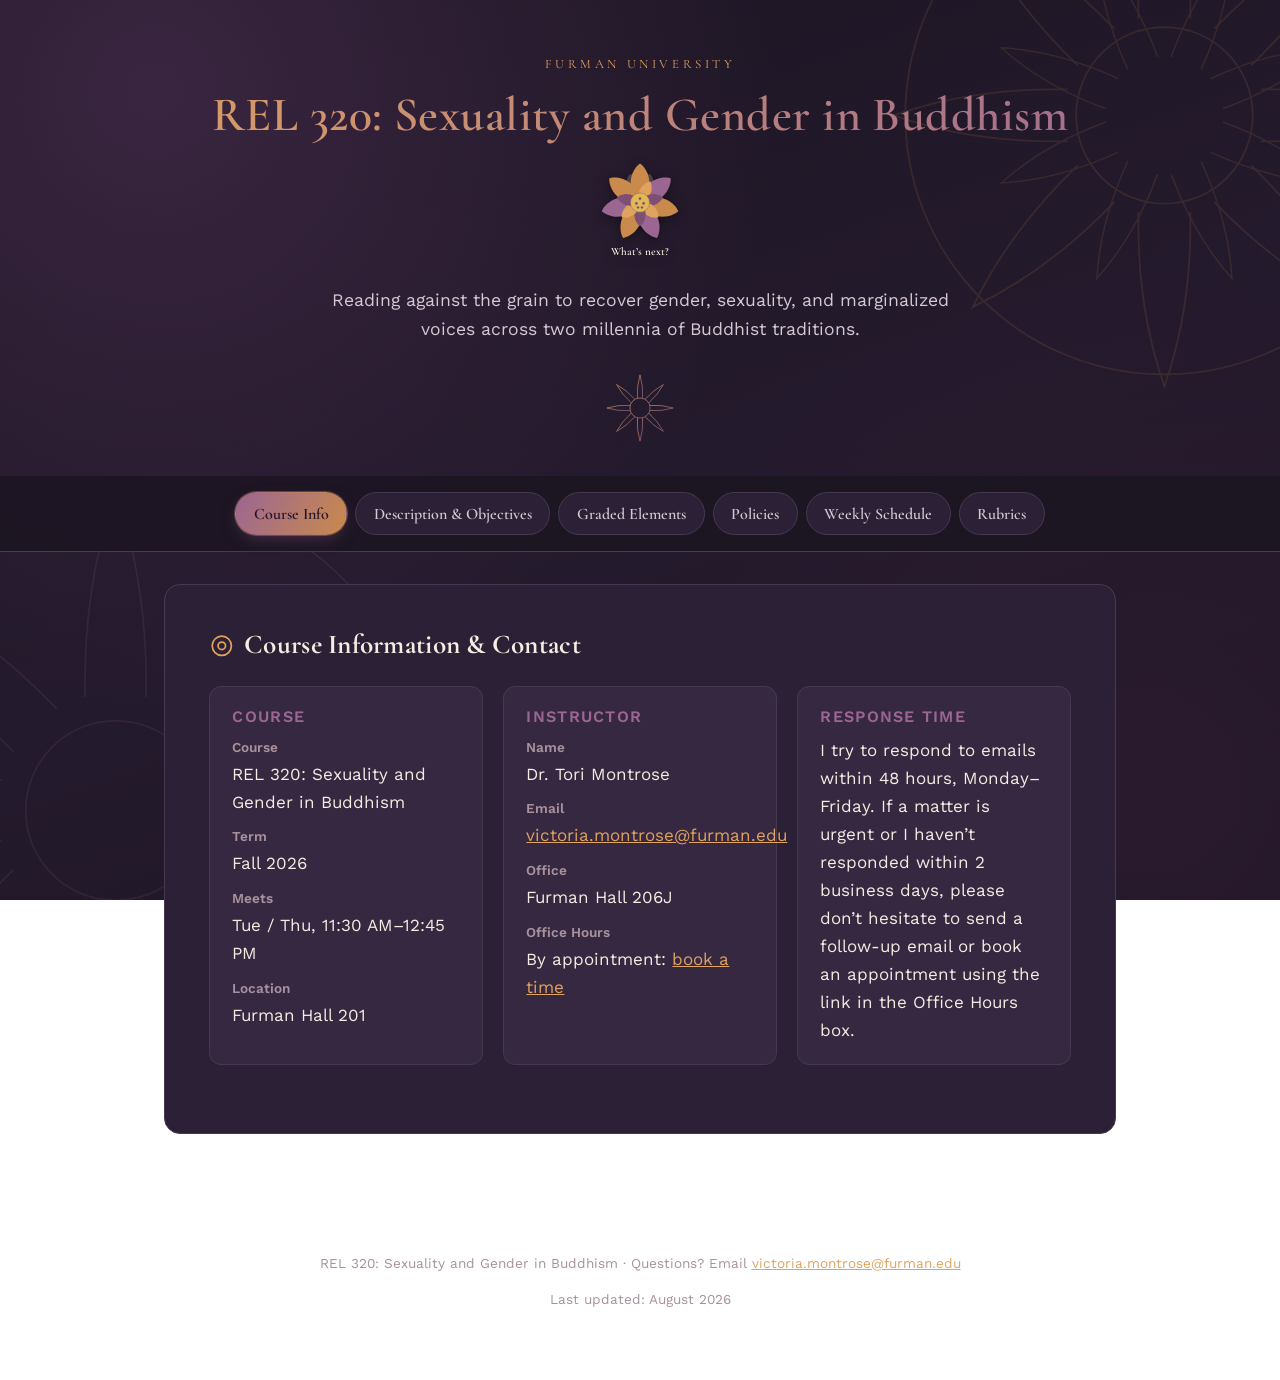
<file: index.html>
<!DOCTYPE html>
<html lang="en">
<head>
<meta charset="UTF-8">
<meta name="viewport" content="width=device-width, initial-scale=1.0">
<title>REL 320: Sexuality and Gender in Buddhism — Course Syllabus</title>
<meta name="description" content="Syllabus for REL 320: Sexuality and Gender in Buddhism, Fall 2026.">

<link rel="preconnect" href="https://fonts.googleapis.com">
<link rel="preconnect" href="https://fonts.gstatic.com" crossorigin>
<link href="https://fonts.googleapis.com/css2?family=Cormorant+Garamond:wght@500;600;700&family=Work+Sans:wght@400;500;600&display=swap" rel="stylesheet">

<link rel="stylesheet" href="css/styles.css">
</head>
<body>

<a class="skip-link" href="#main-content">Skip to main content</a>

<!-- Decorative background: a layered lotus motif rendered as restrained
     line art. Purely visual, hidden from assistive tech. -->
<div class="mandala-decor" aria-hidden="true">
  <svg class="m1" viewBox="0 0 200 200" xmlns="http://www.w3.org/2000/svg" fill="none" stroke="currentColor" stroke-width="0.6">
    <circle cx="100" cy="100" r="30"/>
    <g>
      <path d="M91.20 67.16 Q90.54 34.78 100.00 8.00 Q109.46 34.78 108.80 67.16"/>
      <path d="M117.00 70.56 Q139.43 47.20 165.05 34.95 Q152.80 60.57 129.44 83.00"/>
      <path d="M132.84 91.20 Q165.22 90.54 192.00 100.00 Q165.22 109.46 132.84 108.80"/>
      <path d="M129.44 117.00 Q152.80 139.43 165.05 165.05 Q139.43 152.80 117.00 129.44"/>
      <path d="M108.80 132.84 Q109.46 165.22 100.00 192.00 Q90.54 165.22 91.20 132.84"/>
      <path d="M83.00 129.44 Q60.57 152.80 34.95 165.05 Q47.20 139.43 70.56 117.00"/>
      <path d="M67.16 108.80 Q34.78 109.46 8.00 100.00 Q34.78 90.54 67.16 91.20"/>
      <path d="M70.56 83.00 Q47.20 60.57 34.95 34.95 Q60.57 47.20 83.00 70.56"/>
    </g>
    <g stroke-width="0.5">
      <path d="M102.26 80.13 Q109.95 59.19 122.96 44.57 Q121.82 64.11 112.45 84.35"/>
      <path d="M115.65 87.55 Q135.89 78.18 155.43 77.04 Q140.81 90.05 119.87 97.74"/>
      <path d="M119.87 102.26 Q140.81 109.95 155.43 122.96 Q135.89 121.82 115.65 112.45"/>
      <path d="M112.45 115.65 Q121.82 135.89 122.96 155.43 Q109.95 140.81 102.26 119.87"/>
      <path d="M97.74 119.87 Q90.05 140.81 77.04 155.43 Q78.18 135.89 87.55 115.65"/>
      <path d="M84.35 112.45 Q64.11 121.82 44.57 122.96 Q59.19 109.95 80.13 102.26"/>
      <path d="M80.13 97.74 Q59.19 90.05 44.57 77.04 Q64.11 78.18 84.35 87.55"/>
      <path d="M87.55 84.35 Q78.18 64.11 77.04 44.57 Q90.05 59.19 97.74 80.13"/>
    </g>
    <circle cx="100" cy="100" r="88"/>
  </svg>
  <svg class="m2" viewBox="0 0 200 200" xmlns="http://www.w3.org/2000/svg" fill="none" stroke="currentColor" stroke-width="0.5">
    <circle cx="100" cy="100" r="26"/>
    <g>
      <path d="M91.20 67.16 Q90.54 34.78 100.00 8.00 Q109.46 34.78 108.80 67.16"/>
      <path d="M117.00 70.56 Q139.43 47.20 165.05 34.95 Q152.80 60.57 129.44 83.00"/>
      <path d="M132.84 91.20 Q165.22 90.54 192.00 100.00 Q165.22 109.46 132.84 108.80"/>
      <path d="M129.44 117.00 Q152.80 139.43 165.05 165.05 Q139.43 152.80 117.00 129.44"/>
      <path d="M108.80 132.84 Q109.46 165.22 100.00 192.00 Q90.54 165.22 91.20 132.84"/>
      <path d="M83.00 129.44 Q60.57 152.80 34.95 165.05 Q47.20 139.43 70.56 117.00"/>
      <path d="M67.16 108.80 Q34.78 109.46 8.00 100.00 Q34.78 90.54 67.16 91.20"/>
      <path d="M70.56 83.00 Q47.20 60.57 34.95 34.95 Q60.57 47.20 83.00 70.56"/>
    </g>
    <circle cx="100" cy="100" r="94"/>
  </svg>
</div>

<header class="site-header">
  <span class="site-header__eyebrow">Furman University</span>
  <h1>REL 320: Sexuality and Gender in Buddhism</h1>

  <button type="button" id="whats-next-btn" class="whats-next-btn" aria-label="What&rsquo;s next? Jump to this week on the schedule">
    <svg viewBox="0 0 130 152" xmlns="http://www.w3.org/2000/svg" aria-hidden="true">
      <defs>
        <path id="lotus-petal" d="M0,0 C-11,-10 -14,-23 -10,-35 C-7,-43 -3,-47 0,-49 C3,-47 7,-43 10,-35 C14,-23 11,-10 0,0 Z"/>
        <path id="lotus-sepal" d="M0,0 C-6,-4 -9,-10 -8,-17 C-5,-21 5,-21 8,-17 C9,-10 6,-4 0,0 Z"/>
      </defs>
      <g transform="translate(65,62)">
        <!-- sepals peeking from behind the bloom -->
        <use href="#lotus-sepal" transform="rotate(160) translate(0,38)" fill="#4a3f45"/>
        <use href="#lotus-sepal" transform="rotate(200) translate(0,38)" fill="#4a3f45"/>
        <!-- outer ring of rounded petals -->
        <use href="#lotus-petal" transform="rotate(0)" fill="#c98a4b"/>
        <use href="#lotus-petal" transform="rotate(51.4)" fill="#9c6693"/>
        <use href="#lotus-petal" transform="rotate(102.8)" fill="#c98a4b"/>
        <use href="#lotus-petal" transform="rotate(154.3)" fill="#9c6693"/>
        <use href="#lotus-petal" transform="rotate(205.7)" fill="#c98a4b"/>
        <use href="#lotus-petal" transform="rotate(257.1)" fill="#9c6693"/>
        <use href="#lotus-petal" transform="rotate(308.6)" fill="#c98a4b"/>
        <!-- inner ring, same rounded shape at smaller scale, nested between outer petals -->
        <use href="#lotus-petal" transform="rotate(25.7) scale(0.6)" fill="#e0a35f"/>
        <use href="#lotus-petal" transform="rotate(77.1) scale(0.6)" fill="#7d4f74"/>
        <use href="#lotus-petal" transform="rotate(128.6) scale(0.6)" fill="#e0a35f"/>
        <use href="#lotus-petal" transform="rotate(180) scale(0.6)" fill="#7d4f74"/>
        <use href="#lotus-petal" transform="rotate(231.4) scale(0.6)" fill="#e0a35f"/>
        <use href="#lotus-petal" transform="rotate(282.9) scale(0.6)" fill="#7d4f74"/>
        <!-- seed pod with characteristic dotted holes -->
        <circle r="12" fill="#e0b954"/>
        <circle r="12" fill="none" stroke="#7d4f74" stroke-width="1" opacity="0.5"/>
        <circle cx="0" cy="-5" r="1.7" fill="#7d4f74"/>
        <circle cx="4.5" cy="1" r="1.7" fill="#7d4f74"/>
        <circle cx="-4.5" cy="1" r="1.7" fill="#7d4f74"/>
        <circle cx="2.5" cy="6" r="1.5" fill="#7d4f74"/>
        <circle cx="-2.5" cy="6" r="1.5" fill="#7d4f74"/>
      </g>
      <text x="65" y="128" text-anchor="middle" font-family="var(--font-display), serif" font-size="14" font-weight="600" fill="var(--ink)">What&rsquo;s next?</text>
    </svg>
  </button>

  <p class="subtitle">Reading against the grain to recover gender, sexuality, and marginalized voices across two millennia of Buddhist traditions.</p>

  <svg class="ring-divider" viewBox="0 0 100 100" aria-hidden="true" xmlns="http://www.w3.org/2000/svg" fill="none" stroke="url(#lotusGrad)" stroke-width="1">
    <defs>
      <linearGradient id="lotusGrad" x1="0" y1="0" x2="1" y2="1">
        <stop offset="0%" stop-color="#e0a35f"/>
        <stop offset="100%" stop-color="#9c6693"/>
      </linearGradient>
    </defs>
    <circle cx="50" cy="50" r="14"/>
    <path d="M46.38 36.48 Q45.47 18.73 50.00 4.00 Q54.53 18.73 53.62 36.48"/>
    <path d="M57.00 37.88 Q68.91 24.68 82.53 17.47 Q75.32 31.09 62.12 43.00"/>
    <path d="M63.52 46.38 Q81.27 45.47 96.00 50.00 Q81.27 54.53 63.52 53.62"/>
    <path d="M62.12 57.00 Q75.32 68.91 82.53 82.53 Q68.91 75.32 57.00 62.12"/>
    <path d="M53.62 63.52 Q54.53 81.27 50.00 96.00 Q45.47 81.27 46.38 63.52"/>
    <path d="M43.00 62.12 Q31.09 75.32 17.47 82.53 Q24.68 68.91 37.88 57.00"/>
    <path d="M36.48 53.62 Q18.73 54.53 4.00 50.00 Q18.73 45.47 36.48 46.38"/>
    <path d="M37.88 43.00 Q24.68 31.09 17.47 17.47 Q31.09 24.68 43.00 37.88"/>
  </svg>
</header>

<!-- Tab navigation: WAI-ARIA tabs pattern. Arrow keys / Home / End move focus. -->
<nav class="tabs-nav" role="tablist" aria-label="Syllabus sections">
  <button type="button" role="tab" id="tab-info" aria-controls="panel-info" aria-selected="true" data-hash="info" tabindex="0" class="tab-btn">Course Info</button>
  <button type="button" role="tab" id="tab-description" aria-controls="panel-description" aria-selected="false" data-hash="description" tabindex="-1" class="tab-btn">Description &amp; Objectives</button>
  <button type="button" role="tab" id="tab-graded" aria-controls="panel-graded" aria-selected="false" data-hash="graded" tabindex="-1" class="tab-btn">Graded Elements</button>
  <button type="button" role="tab" id="tab-policies" aria-controls="panel-policies" aria-selected="false" data-hash="policies" tabindex="-1" class="tab-btn">Policies</button>
  <button type="button" role="tab" id="tab-schedule" aria-controls="panel-schedule" aria-selected="false" data-hash="schedule" tabindex="-1" class="tab-btn">Weekly Schedule</button>
  <button type="button" role="tab" id="tab-rubrics" aria-controls="panel-rubrics" aria-selected="false" data-hash="rubrics" tabindex="-1" class="tab-btn">Rubrics</button>
</nav>

<main id="main-content">

  <!-- ============================= TAB 1: COURSE INFO ============================= -->
  <section id="panel-info" class="tab-panel" role="tabpanel" aria-labelledby="tab-info" tabindex="0">
    <h2>
      <svg class="icon" viewBox="0 0 24 24" aria-hidden="true" fill="none" stroke="currentColor" stroke-width="1.6"><circle cx="12" cy="12" r="9"/><circle cx="12" cy="12" r="3.5"/></svg>
      Course Information &amp; Contact
    </h2>

    <div class="info-grid">
      <div class="info-card">
        <h3>Course</h3>
        <dl>
          <dt>Course</dt>
          <dd>REL 320: Sexuality and Gender in Buddhism</dd>
          <dt>Term</dt>
          <dd>Fall 2026</dd>
          <dt>Meets</dt>
          <dd>Tue / Thu, 11:30 AM&ndash;12:45 PM</dd>
          <dt>Location</dt>
          <dd>Furman Hall 201</dd>
        </dl>
      </div>

      <div class="info-card">
        <h3>Instructor</h3>
        <dl>
          <dt>Name</dt>
          <dd>Dr. Tori Montrose</dd>
          <dt>Email</dt>
          <dd><a href="mailto:victoria.montrose@furman.edu">victoria.montrose@furman.edu</a></dd>
          <dt>Office</dt>
          <dd>Furman Hall 206J</dd>
          <dt>Office Hours</dt>
          <dd>By appointment: <a href="https://outlook.office.com/book/DrToriMontrosesBookingPage@bookings.furman.edu/">book a time</a></dd>
        </dl>
      </div>

      <div class="info-card">
        <h3>Response Time</h3>
        <p>I try to respond to emails within 48 hours, Monday&ndash;Friday. If a matter is urgent or I haven&rsquo;t responded within 2 business days, please don&rsquo;t hesitate to send a follow-up email or book an appointment using the link in the Office Hours box.</p>
      </div>
    </div>
  </section>

  <!-- ===================== TAB 2: DESCRIPTION & OBJECTIVES ===================== -->
  <section id="panel-description" class="tab-panel" role="tabpanel" aria-labelledby="tab-description" tabindex="0" hidden>
    <h2>
      <svg class="icon" viewBox="0 0 24 24" aria-hidden="true" fill="none" stroke="currentColor" stroke-width="1.6"><path d="M4 5h16M4 12h16M4 19h10"/></svg>
      Course Description &amp; Learning Outcomes
    </h2>

    <h3>Course Description</h3>
    <p>This course explores cultural, social, philosophical, and historical dimensions of sexuality and gender within Buddhist traditions across the globe. We examine sutras, novels, poetry, biographies, memoirs, art, and film that span over two millennia to investigate Buddhist approaches to gender and gender roles, understandings of femininity and masculinity, views on the body, ideas about family structures, desire, and sexuality. This course will also look at how contemporary Buddhists of color and LGBTQI+ Buddhists have grappled with issues of intersectionality and no-self in terms of their own identities. Examining these topics will often require us to read &ldquo;against the grain&rdquo; in order to mine for marginalized voices. Some guiding questions include: how does Buddhism reinforce, affirm, challenge, or complicate gender roles and understandings of sexuality in the broader cultural context? How are the Buddhist struggle for liberation and women&rsquo;s struggle for liberation from inequality and patriarchal oppression interconnected?</p>
    <p><em>Note: Prior coursework in Buddhism is not required to be successful in this course. We will be reviewing Buddhism&rsquo;s basic ideas and timeline of its development in the first few weeks of the course.</em></p>

    <h3>Course Texts</h3>
    <ul>
      <li><strong>Required:</strong> Alice Collett. <em>I Hear Her Words: An Introduction to Women in Buddhism</em>.</li>
      <li><strong>Recommended:</strong> C. Pierce Salguero. <a href="https://www.penguinrandomhouse.com/books/691081/buddhish-by-c-pierce-salguero/"><em>Buddhish: A Guide to the 20 Most Important Buddhist Ideas for the Curious and Skeptical</em></a>.</li>
    </ul>

    <h3>Learning Outcomes</h3>
    <ul class="obj-list">
      <li>We will be able to explain foundational aspects of Buddhism&rsquo;s central ideas &mdash; including ethics, liberatory frameworks, and practices &mdash; with an appreciation for the internal diversity of Buddhism in its various historical and global expressions.</li>
      <li>Using tools from a variety of disciplines used by Buddhist Studies scholars, we will be able to analyze, summarize, and compare Buddhist &ldquo;texts&rdquo; (a &ldquo;text&rdquo; includes practices, sites, and material objects), with a particular focus on the way in which gender and sexuality are represented, constructed, and reinforced within these texts.</li>
      <li>We will be able to articulate ways in which Buddhism reinforces, affirms, challenges, or complicates gender roles and understandings of sexuality in the broader cultural context Buddhism finds itself in.</li>
      <li>We will engage in critical self-reflection on our understanding and perception of Buddhism, gender, and sexuality as concepts and identify changes to that understanding over time, ultimately enhancing our ability to dialogue with members of different cultural and religious traditions.</li>
    </ul>
  </section>

  <!-- ===================== TAB 3: GRADED ELEMENTS ===================== -->
  <section id="panel-graded" class="tab-panel" role="tabpanel" aria-labelledby="tab-graded" tabindex="0" hidden>
    <h2>
      <svg class="icon" viewBox="0 0 24 24" aria-hidden="true" fill="none" stroke="currentColor" stroke-width="1.6"><path d="M4 19V5m5 14V9m5 10V3m5 16v-6"/></svg>
      Graded Elements
    </h2>
    <p class="lede">How your final grade is calculated, and what each element involves.</p>

    <h3>Grade Breakdown</h3>
    <div class="table-scroll">
      <table>
        <caption>Weighting of graded components toward your final course grade</caption>
        <thead>
          <tr><th scope="col">Component</th><th scope="col" class="num">Weight</th></tr>
        </thead>
        <tbody>
          <tr><td>Attendance and Engagement</td><td class="num">20%</td></tr>
          <tr><td>Engagement with Readings on Perusall</td><td class="num">15%</td></tr>
          <tr><td>Quizzes (3 &times; 10%)</td><td class="num">30%</td></tr>
          <tr><td>Reading and Reflection Journal (RRJ)</td><td class="num">15%</td></tr>
          <tr><td>Bhikkuni Ordination Game &mdash; Roles and Reflection Paper</td><td class="num">20%</td></tr>
        </tbody>
      </table>
    </div>

    <h3>Element Descriptions</h3>

    <div class="policy-block">
      <h3>Attendance and Engagement &mdash; 20%</h3>
      <p>Every semester of this course is unique to the combination of students that comprise it. For this reason, your presence is an essential part of the learning experience for yourself and all of us in the room with you. This course requires you to come prepared to share your questions, struggles, and ideas surrounding the readings and content we cover. Each student is expected to actively participate in all activities and discussions. There are several ways to demonstrate engagement including small group discussions, taking notes, large group discussions, polls. See the <a href="#policies">Policies tab</a> and the <a href="#rubrics">Engagement Rubric</a>.</p>
    </div>

    <div class="policy-block accent-plum">
      <h3>Engagement with Readings on Perusall &mdash; 15%</h3>
      <p>In addition to the course textbook, weekly readings will be posted to Perusall, which can be accessed through the course Moodle page. Prior to class, you will annotate the day&rsquo;s assigned reading with your comments, questions, observations, and reflections. Perusall comments are time stamped and must be made <strong>by 9am the morning of class</strong> to receive credit. I value the quality of the annotation more than the quantity of annotations you make. Thoughtful responses to classmates&rsquo; comments or questions are also welcomed.</p>
    </div>

    <div class="policy-block">
      <h3>Quizzes &mdash; 30% (3 &times; 10%)</h3>
      <p>Quizzes are given in class (SOAR students should coordinate accommodated testing arrangements in advance). The quizzes change shape over the course of the term. The first quiz will be more multiple choice and term IDs; the second quiz and beyond will include those earlier elements but will also include text/image analysis and short answer/essay. A week before each quiz, you will be given a sheet with guidelines for how best to prepare for the upcoming quiz. Quiz 3 is the final quiz of the term; there is no separate quiz during the scheduled final exam period.</p>
    </div>

    <div class="policy-block accent-plum">
      <h3>Reading and Reflection Journal (RRJ) &mdash; 15%</h3>
      <p>A mix of in-class and at-home short written responses to a prompt about the readings. They will frame your thinking about the readings and help prepare you for in-class discussion or reflect on your learning. Bring your journal to class every day we meet. Unless you have an accommodation, these journals will be handwritten. Journals will be collected every few weeks to check for completion and graded for quality twice this semester. <strong>To be considered complete, each entry must be a minimum of 8 sentences long and must address the prompt.</strong> RRJs missed due to absence can be made up upon return to class. See the <a href="#rubrics">RRJ Rubric</a> for more about expectations.</p>
    </div>

    <div class="policy-block">
      <h3>Bhikkuni Ordination Game &mdash; Roles and Reflection Paper &mdash; 20%</h3>
      <p class="tbd">Details will be added later.</p>
    </div>
  </section>

  <!-- ============================= TAB 4: POLICIES ============================= -->
  <section id="panel-policies" class="tab-panel" role="tabpanel" aria-labelledby="tab-policies" tabindex="0" hidden>
    <h2>
      <svg class="icon" viewBox="0 0 24 24" aria-hidden="true" fill="none" stroke="currentColor" stroke-width="1.6"><path d="M12 3l7 3v6c0 4.5-3 7.5-7 9-4-1.5-7-4.5-7-9V6l7-3z"/></svg>
      Course Policies
    </h2>
    <p class="lede">Please read these carefully &mdash; they explain how the class runs day to day.</p>

    <div class="policy-block">
      <h3>Commitment to an Inclusive and Accessible Learning Environment</h3>
      <p>In the spirit of Universal Design for Learning, I will strive to provide an environment that is equitable and conducive to achievement and learning for all students. I ask that we all be respectful of diverse opinions and of all class members, regardless of personal attribute, and that we all use inclusive language in written and oral work. I encourage persons with Student Office for Accessibility Resources (SOAR) accommodations or other needs that may impact your performance to meet with me promptly to make a plan for the semester.</p>
    </div>

    <div class="policy-block accent-plum">
      <h3>Policies on Absences and Late Submissions</h3>
      <p>Students are allowed <strong>3 free absences</strong> (roughly 10% of the total number of classes) regardless of the reason. I do not need you to email me or provide an explanation for these absences. These include absences due to illnesses, personal loss, athletics, religious observances, or any other reason. After 3 absences, your attendance and participation grade will be negatively impacted.</p>
      <p><strong>Late submissions</strong> following absences must be submitted on the day of return to class. Otherwise, late submissions of assignments or quizzes may be accepted for partial credit depending on the circumstances.</p>
    </div>

    <div class="policy-block">
      <h3>Statement on Academic Integrity</h3>
      <p>Per <a href="https://policies.furman.edu//view.php?policy=584">Section 121.5 of Furman&rsquo;s University Policy</a>, &ldquo;All forms of academic misconduct including cheating, plagiarism, misrepresentation, and unacceptable collaboration are violations of Furman&rsquo;s academic integrity standard. Examples and explanations may be found elsewhere in official university documents (e.g., The Student Handbook and the academic integrity portion of the Furman University website).&rdquo;</p>
      <p><strong>Please note:</strong> Students who are suspected of submitting writing produced in any part by an AI system will be subjected to review by the Academic Discipline Committee. For more information on Generative Artificial Intelligence use in this class, see the Use of Generative Artificial Intelligence (AI) policy below.</p>
      <p><strong>Note:</strong> Typed assignments must be drafted in a word processor such as Microsoft Word (using the Auto Save to OneDrive feature) or Google Docs that records the document&rsquo;s time-stamped edit history. This edit history, along with TurnItIn&rsquo;s AI detection software, are some of the tools used in assessing cases of AI-related academic integrity concerns. Accordingly, the use of Grammarly and other word processors that rely heavily on AI-based writing suggestions is strongly discouraged.</p>
      <p>It is always better to get a zero on an assignment rather than submitting something that violates the university&rsquo;s academic integrity policy, which usually results in far worse consequences.</p>
    </div>

    <div class="policy-block accent-plum">
      <h3>Course Activity Recordings</h3>
      <p>Furman University prohibits the recording of classes by students without obtaining prior, written permission of the instructor, except in cases where Furman permits a qualified student with a documented disability to record classes as a reasonable accommodation. Students are advised of this policy in the Student Handbook. Under no circumstances should recorded classes be used in any way that denigrates and/or decontextualizes the instructor or any student whose class remarks are recorded. Unauthorized dissemination of any recorded classroom proceedings, including distribution for compensation, is strictly prohibited. The improper sharing of recorded material by students or others may constitute a violation of U.S. copyright law and is a violation of campus policy.</p>
    </div>

    <div class="policy-block">
      <h3>Use of Generative Artificial Intelligence (AI)</h3>
      <p>This is a &ldquo;No, But&rdquo; course. This means that generative AI tools are <strong>generally prohibited</strong> unless explicitly permitted for specific assignments or activities.</p>
      <ul>
        <li>AI tools cannot be used to generate anything, in part or in whole, that is submitted with a student&rsquo;s name on it for credit, unless the instructor explicitly permits it for an assignment.</li>
        <li>Specific assignments may incorporate AI tools for specific learning objectives.</li>
        <li>When AI use is allowed, assignment instructions will identify which tools are allowed and to what extent they may be used.</li>
        <li>In cases of uncertainty, students should assume that no AI tool is allowed.</li>
      </ul>
      <p><strong>When AI is NOT Permitted:</strong></p>
      <p>Generative AI tools that write text for you (such as ChatGPT, Microsoft Copilot, and Canva) are prohibited for these assignments. Violations will be considered academic misconduct.</p>
      <p><strong>When AI IS Permitted:</strong></p>
      <p>If AI use is permitted for a specific assignment or activity, it will be clearly stated in the assignment or activity instructions. These instructions will specify:</p>
      <ul>
        <li>What AI tools you may use</li>
        <li>How you may use them</li>
        <li>How you must acknowledge your use</li>
      </ul>
      <p>Even when AI is permitted:</p>
      <ul>
        <li>You are responsible for verifying the accuracy of any AI-generated content</li>
        <li>You must acknowledge your use of AI as instructed</li>
        <li>You cannot upload copyrighted materials (textbooks, instructor notes, slides) to AI without express permission</li>
      </ul>
      <p><strong>Grammar and Spell Check Tools:</strong></p>
      <ul>
        <li>You may use your word processor&rsquo;s native spelling and grammar checker (e.g., built-in tools in Word or Google Docs that are not LLM-based) only to identify sentence-level issues. Allowing these tools to rewrite parts of sentences, whole sentences, or paragraphs is not acceptable. You do not need to cite the use of these standard tools.</li>
        <li>You may not use Grammarly or similar third-party writing assistants, as these tools often provide more intervention than is appropriate for this course.</li>
      </ul>
      <p><strong>When in Doubt, Ask!</strong></p>
      <p>If you are uncertain whether AI use is permitted for a specific assignment or activity, ask me before you use it. If you have questions about what constitutes plagiarism or academic misconduct, consult me before it&rsquo;s too late!</p>
      <p>The penalty for academic integrity violations is an F for the assignment or, in case of multiple violations, an F for the course.</p>
    </div>

    <div class="policy-block accent-plum">
      <h3>Nondiscrimination Policy and Sexual Misconduct</h3>
      <p>Furman University and its faculty are committed to supporting our students and seeking an environment that is free of bias, discrimination, and harassment. Furman does not unlawfully discriminate on the basis of race, color, national origin, sex, sexual orientation, gender identity, pregnancy, disability, age, religion, veteran status, or any other characteristic or status protected by applicable local, state, or federal law in admission, treatment, or access to, or employment in, its programs and activities.</p>
      <p>If you have encountered any form of discrimination or harassment, including sexual misconduct (e.g. sexual assault, sexual harassment or gender-based harassment, sexual exploitation or intimidation, stalking, intimate partner violence), we encourage you to report this to the institution. If you wish to report such an incident of misconduct, you may contact Furman&rsquo;s Title IX Coordinator, Melissa Nichols (Trone Center, Suite 215; <a href="mailto:Melissa.nichols@furman.edu">Melissa.nichols@furman.edu</a>; 864.294.2221).</p>
      <p>If you would like to speak with someone who can advise you but maintain complete confidentiality, you can talk with a counselor, a professional in the Student Health Center, or someone in the Office of Spiritual Life. If you speak with a faculty member, understand that as a mandated reporter of the University, the faculty member MUST report to the University&rsquo;s Title IX Coordinator what you share to help ensure that your safety and welfare are being addressed, consistent with the requirements of the law. However, unless there is an ongoing safety risk to you or to the Furman community, you will determine whether the university initiates any formal process. You are entitled to supportive measures (such as a no contact order or academic accommodations) regardless of whether you decide to initiate a formal process.</p>
      <p>Additional information about Furman&rsquo;s Sexual Misconduct Policy, how to report sexual misconduct, and your rights can be found at the Furman Title IX webpage at <a href="https://www.furman.edu/titleix">www.furman.edu/titleix</a>. You do not have to go through the experience alone.</p>
    </div>
  </section>

  <!-- ============================= TAB 5: WEEKLY SCHEDULE ============================= -->
  <section id="panel-schedule" class="tab-panel" role="tabpanel" aria-labelledby="tab-schedule" tabindex="0" hidden>
    <h2>
      <svg class="icon" viewBox="0 0 24 24" aria-hidden="true" fill="none" stroke="currentColor" stroke-width="1.6"><rect x="3" y="5" width="18" height="16" rx="2"/><path d="M3 10h18M8 3v4M16 3v4"/></svg>
      Weekly Schedule
    </h2>
    <p class="lede">Subject to change &mdash; announced updates will always take precedence over this page.</p>

    <div class="table-scroll">
      <table class="schedule-table">
        <caption>Class-by-class schedule</caption>
        <colgroup>
          <col class="col-num">
          <col class="col-date">
          <col class="col-unit">
          <col class="col-reading">
          <col class="col-notes">
        </colgroup>
        <thead>
          <tr>
            <th scope="col">#</th>
            <th scope="col">Date</th>
            <th scope="col">Unit Theme</th>
            <th scope="col">Reading</th>
            <th scope="col">Due/Notes</th>
          </tr>
        </thead>
        <tbody>
          <tr data-date="2026-08-25"><td>1</td><td>Tue. 8/25</td><td>Framing Gender and Buddhism</td><td>&mdash;</td><td></td></tr>
          <tr data-date="2026-08-27"><td>2</td><td>Thu. 8/27</td><td>Framing Gender and Buddhism</td><td>Chapters 1&ndash;4 of <em>Buddhish</em> (scanned)</td><td></td></tr>
          <tr data-date="2026-09-01"><td>3</td><td>Tue. 9/1</td><td>Framing Gender and Buddhism</td><td>Collett, &ldquo;Introduction&rdquo;<br>In class, we will watch PBS Doc, <em>The Buddha</em>. Try to find any and all references to women in this film.</td><td></td></tr>
          <tr data-date="2026-09-03"><td>4</td><td>Thu. 9/3</td><td>Framing Gender and Buddhism</td><td>Collett, Chapter 1 &ldquo;Buddhism and Gender Equality&rdquo;</td><td></td></tr>
          <tr data-date="2026-09-08"><td>5</td><td>Tue. 9/8</td><td>Framing Gender and Buddhism</td><td>Collett, Chapter 2 &ldquo;Women in Buddhist Texts&rdquo;</td><td></td></tr>
          <tr data-date="2026-09-10"><td>6</td><td>Thu. 9/10</td><td>Karma, Rebirth, and Gender</td><td>Powers, <em>A Bull of a Man</em>, Ch. 1: &ldquo;The Ultimate Man&rdquo;</td><td><mark>Quiz 1 guidelines distributed</mark></td></tr>
          <tr data-date="2026-09-15"><td>7</td><td>Tue. 9/15</td><td>Karma, Rebirth, and Gender</td><td>Reading from The <em>Therigatha</em></td><td></td></tr>
          <tr data-date="2026-09-17"><td>8</td><td>Thu. 9/17</td><td>Karma, Rebirth, and Gender</td><td>&mdash;</td><td><mark>In-class Quiz 1</mark></td></tr>
          <tr data-date="2026-09-22"><td>9</td><td>Tue. 9/22</td><td>Karma, Rebirth, and Gender</td><td>Group 1: Ohnuma, &ldquo;&lsquo;Short-Lived&rsquo; versus &lsquo;Long-Standing&rsquo;: Maya and Mahaprajapati Compared,&rdquo; in <em>Ties that Bind</em> (113&ndash;133)<br>Group 2: Engelmajer, &ldquo;&lsquo;Like a Mother Her Only Child&rsquo;: Mothering in the Pali Canon&rdquo;</td><td></td></tr>
          <tr data-date="2026-09-24"><td>10</td><td>Thu. 9/24</td><td>Liberation, Gender, and Sexuality</td><td>Collett, Chapter 3 &ldquo;Gender and Buddhist Doctrine&rdquo;<br>In class we will read portions of the Lotus Sutra, &ldquo;The Naga King&rsquo;s Daughter&rdquo; and Ohnuma, &ldquo;R&#363;py&#257;vat&#299; Gives Away Her Breasts&rdquo;</td><td></td></tr>
          <tr data-date="2026-09-29"><td>11</td><td>Tue. 9/29</td><td>Liberation, Gender, and Sexuality</td><td>Balkwill, &ldquo;Why does a woman need to become a man in order to become a Buddha?: Past investigations, new leads&rdquo;<br>Blair, &ldquo;Mothers of the Buddhas: Transforming Women into Buddhas&rdquo;</td><td></td></tr>
          <tr data-date="2026-10-01"><td>12</td><td>Thu. 10/1</td><td>Liberation, Gender, and Sexuality</td><td>Gyatso, &ldquo;Sex&rdquo; in <em>Critical Terms for the Study of Buddhism</em> (p. 271&ndash;290)<br>In class we will read the Vasumitra chapter from the <em>Avatamsaka Sutra</em></td><td><mark>Quiz 2 guidelines distributed</mark></td></tr>
          <tr data-date="2026-10-06"><td>13</td><td>Tue. 10/6</td><td>Liberation, Gender, and Sexuality</td><td>Li, &ldquo;Dancing Guanyin&rdquo;<br>Collett, Ch. 4 &ldquo;Portraits of Buddhist Women&rdquo; p. 109&ndash;129</td><td></td></tr>
          <tr data-date="2026-10-08"><td>14</td><td>Thu. 10/8</td><td>Liberation, Gender, and Sexuality</td><td>In class, we will watch <em>To the Land of Bliss</em></td><td></td></tr>
          <tr data-date="2026-10-15"><td>15</td><td>Thu. 10/15</td><td>Women&rsquo;s Agency and Power in Buddhist History</td><td>&mdash;</td><td><mark>In-class Quiz 2</mark></td></tr>
          <tr data-date="2026-10-20"><td>16</td><td>Tue. 10/20</td><td>Women&rsquo;s Agency and Power in Buddhist History</td><td>Collett, Ch. 6: &ldquo;Deities, Teachers, Lineages: Central and East Asia&rdquo; p. 159&ndash;186</td><td></td></tr>
          <tr data-date="2026-10-22"><td>17</td><td>Thu. 10/22</td><td>Women&rsquo;s Agency and Power in Buddhist History</td><td>Introduction from <em>The Tara Tantra</em>, trans. Susan Landesman</td><td></td></tr>
          <tr data-date="2026-10-27"><td>18</td><td>Tue. 10/27</td><td>Women&rsquo;s Agency and Power in Buddhist History</td><td>Read Gayley, &ldquo;Gendered Hagiography in Tibet&rdquo;</td><td></td></tr>
          <tr data-date="2026-10-29"><td>19</td><td>Thu. 10/29</td><td>Women&rsquo;s Agency and Power in Buddhist History</td><td>Kim Iryop, <em>Reflections of a Zen Buddhist Nun</em><br>Remember we read about Kim Iryop briefly in Collett&rsquo;s Ch. 6 &mdash; please read the instructor comments on the Perusall PDF for more context.</td><td></td></tr>
          <tr data-date="2026-11-03"><td>20</td><td>Tue. 11/3</td><td>Women&rsquo;s Agency and Power in Buddhist History</td><td>&mdash;</td><td></td></tr>
          <tr data-date="2026-11-05"><td>21</td><td>Thu. 11/5</td><td>Women&rsquo;s Agency and Power in Buddhist History</td><td>&mdash;</td><td></td></tr>
          <tr data-date="2026-11-10"><td>22</td><td>Tue. 11/10</td><td>Identity in Contemporary Buddhism</td><td>LGBTQI+ Buddhists in Asia &mdash; Kodo Nishimura</td><td><mark>Quiz 3 guidelines distributed</mark></td></tr>
          <tr data-date="2026-11-12"><td>23</td><td>Thu. 11/12</td><td>Identity in Contemporary Buddhism</td><td>LGBTQI+ Buddhists in the U.S. &mdash; Zenju Earthlyn Manuel, <em>The Way of Tenderness: Awakening Through Race, Sexuality, and Gender</em> (excerpt)<br>In class we will read/watch Lama Rod Owens (excerpt from <em>The New Saints</em>)</td><td></td></tr>
          <tr data-date="2026-11-17"><td>24</td><td>Tue. 11/17</td><td>Identity in Contemporary Buddhism</td><td>Watch: <em>The Buddha&rsquo;s Forgotten Nuns</em> (documentary)</td><td><mark>Quiz 3 in-class</mark></td></tr>
          <tr data-date="2026-11-19"><td>25</td><td>Thu. 11/19</td><td>Identity in Contemporary Buddhism</td><td>Read Mrozik, &ldquo;Sri Lankan Buddhist Nuns: Complicating the Debate over Ordination&rdquo;</td><td></td></tr>
          <tr data-date="2026-11-24"><td>26</td><td>Tue. 11/24</td><td>Identity in Contemporary Buddhism</td><td>Watch: Jeong Kwan episode of <em>Chef&rsquo;s Table</em> on Netflix. RRJ: compare and contrast Jeong Kwan to Qiyuan Xinggang and Chiyo-ni (from Collett).</td><td></td></tr>
          <tr data-date="2026-12-01"><td>27</td><td>Tue. 12/1</td><td>Identity in Contemporary Buddhism</td><td>Read Battaglia, &ldquo;Becoming Bhikkuni&rdquo;<br>In class we will read a Tricycle article on the Thai Bhikkhuni Sangha</td><td></td></tr>
          <tr data-date="2026-12-03"><td>28</td><td>Thu. 12/3</td><td>Final Project</td><td><p class="tbd">Details will be added later.</p></td><td></td></tr>
          <tr data-date="2026-12-08"><td>29</td><td>Tue. 12/8</td><td>LDOC / Debrief</td><td><mark>Final project written in class</mark></td><td><mark>RRJs due</mark></td></tr>
        </tbody>
      </table>
    </div>
  </section>

  <!-- ============================= TAB 6: RUBRICS ============================= -->
  <section id="panel-rubrics" class="tab-panel" role="tabpanel" aria-labelledby="tab-rubrics" tabindex="0" hidden>
    <h2>
      <svg class="icon" viewBox="0 0 24 24" aria-hidden="true" fill="none" stroke="currentColor" stroke-width="1.6"><rect x="3" y="4" width="18" height="16" rx="2"/><path d="M3 10h18M9 4v16"/></svg>
      Engagement &amp; RRJ Rubrics
    </h2>
    <p class="lede">General rubrics that apply across the semester. A rubric for the Bhikkuni Ordination Game reflection paper will be added here once finalized.</p>

    <h3>Engagement Rubric</h3>
    <p>Each class, your engagement will be assessed using the following scale:</p>

    <div class="policy-block">
      <h3>A-level</h3>
      <ul>
        <li>Prepared to ask and answer questions, in writing or orally, based on assigned readings;</li>
        <li>Prepared with any required assignments;</li>
        <li>Focused on classroom discussions and activities (i.e., not using technology unless it aids in classroom discussion or activities, not conducting side conversations, not engaging in behaviors that disrupt the focus of others);</li>
        <li>Fully engaged in all in-class activities;</li>
        <li>Fully attentive when others are speaking; and</li>
        <li>Fully attentive to your own contributions, which includes&hellip;
          <ul>
            <li>giving others the space and time to contribute;</li>
            <li>understanding that others come to our classroom with different experiences than your own; and</li>
            <li>being open to learning, including learning from your own mistakes.</li>
          </ul>
        </li>
      </ul>
    </div>

    <div class="policy-block accent-plum">
      <h3>B-level</h3>
      <ul>
        <li>Mostly prepared to ask and answer questions, in writing or orally, based on assigned readings;</li>
        <li>Prepared with any required assignments;</li>
        <li>Mostly focused on classroom discussions and activities (i.e., not using technology unless it aids in classroom discussion or activities, not conducting side conversations, not engaging in behaviors that disrupt the focus of others);</li>
        <li>Mostly engaged in all in-class activities;</li>
        <li>Mostly attentive when others are speaking; and</li>
        <li>Mostly attentive to your own contributions, which includes&hellip;
          <ul>
            <li>giving others the space and time to contribute;</li>
            <li>understanding that others come to our classroom with different experiences than your own; and</li>
            <li>being open to learning, including learning from your own mistakes.</li>
          </ul>
        </li>
      </ul>
    </div>

    <div class="policy-block">
      <h3>C&ndash;D level</h3>
      <ul>
        <li>Arrived more than 5 minutes late and/or left before the end of class;</li>
        <li>Not prepared to ask and answer questions, in writing or orally, based on assigned readings;</li>
        <li>Not prepared with some or any required assignments;</li>
        <li>Not focused on classroom discussions and activities (i.e., using technology in ways other than for use in classroom discussion or activities, conducting side conversations, engaging in behaviors that disrupt the focus of others);</li>
        <li>Not engaged in all in-class activities;</li>
        <li>Not attentive when others are speaking; OR</li>
        <li>Not attentive to your own contributions, which includes&hellip;
          <ul>
            <li>Not giving others the space and time to contribute;</li>
            <li>Not understanding that others come to our classroom with different experiences than your own; and</li>
            <li>Not being open to learning, including learning from your own mistakes.</li>
          </ul>
        </li>
      </ul>
    </div>

    <h3>Reading and Reflection Journal (RRJ) Rubric</h3>
    <div class="table-scroll">
      <table>
        <caption>RRJ scoring criteria, out of 10 points total</caption>
        <thead>
          <tr><th scope="col">Element</th><th scope="col">Aspects</th><th scope="col" class="num">Points</th></tr>
        </thead>
        <tbody>
          <tr><td>1. Comprehension</td><td>Demonstrates clear understanding of the assigned readings; accurately represents key concepts and ideas</td><td class="num">0&ndash;2</td></tr>
          <tr><td>2. Analysis</td><td>Goes beyond summary to provide insightful analysis; applies relevant analytical frameworks when appropriate</td><td class="num">0&ndash;2</td></tr>
          <tr><td>3. Depth of Reflection</td><td>Engages in meaningful personal reflection; connects ideas to own experiences or perspectives</td><td class="num">0&ndash;1</td></tr>
          <tr><td>4. Creativity</td><td>Responds imaginatively to creative prompts; demonstrates original thinking</td><td class="num">0&ndash;1</td></tr>
          <tr><td>5. Critical Thinking</td><td>Evaluates ideas critically; considers multiple perspectives</td><td class="num">0&ndash;1</td></tr>
          <tr><td>6. Connection-Making</td><td>Links concepts across different readings or topics; identifies broader implications or applications</td><td class="num">0&ndash;1</td></tr>
          <tr><td>7. Intellectual Curiosity</td><td>Raises thought-provoking questions; explores ideas beyond the immediate scope of the prompt</td><td class="num">0&ndash;1</td></tr>
          <tr><td>8. Evidence of Preparation</td><td>References specific details from assigned readings; shows thorough engagement with course materials</td><td class="num">0&ndash;1</td></tr>
          <tr><td><strong>Total</strong></td><td></td><td class="num"><strong>/10</strong></td></tr>
        </tbody>
      </table>
    </div>
  </section>

</main>

<footer class="site-footer">
  <p>REL 320: Sexuality and Gender in Buddhism &middot; Questions? Email <a href="mailto:victoria.montrose@furman.edu">victoria.montrose@furman.edu</a></p>
  <p>Last updated: <!-- EDIT: update this date whenever you revise the syllabus -->August 2026</p>
</footer>

<script src="js/tabs.js"></script>
<script src="js/whats-next.js"></script>
</body>
</html>
</file>
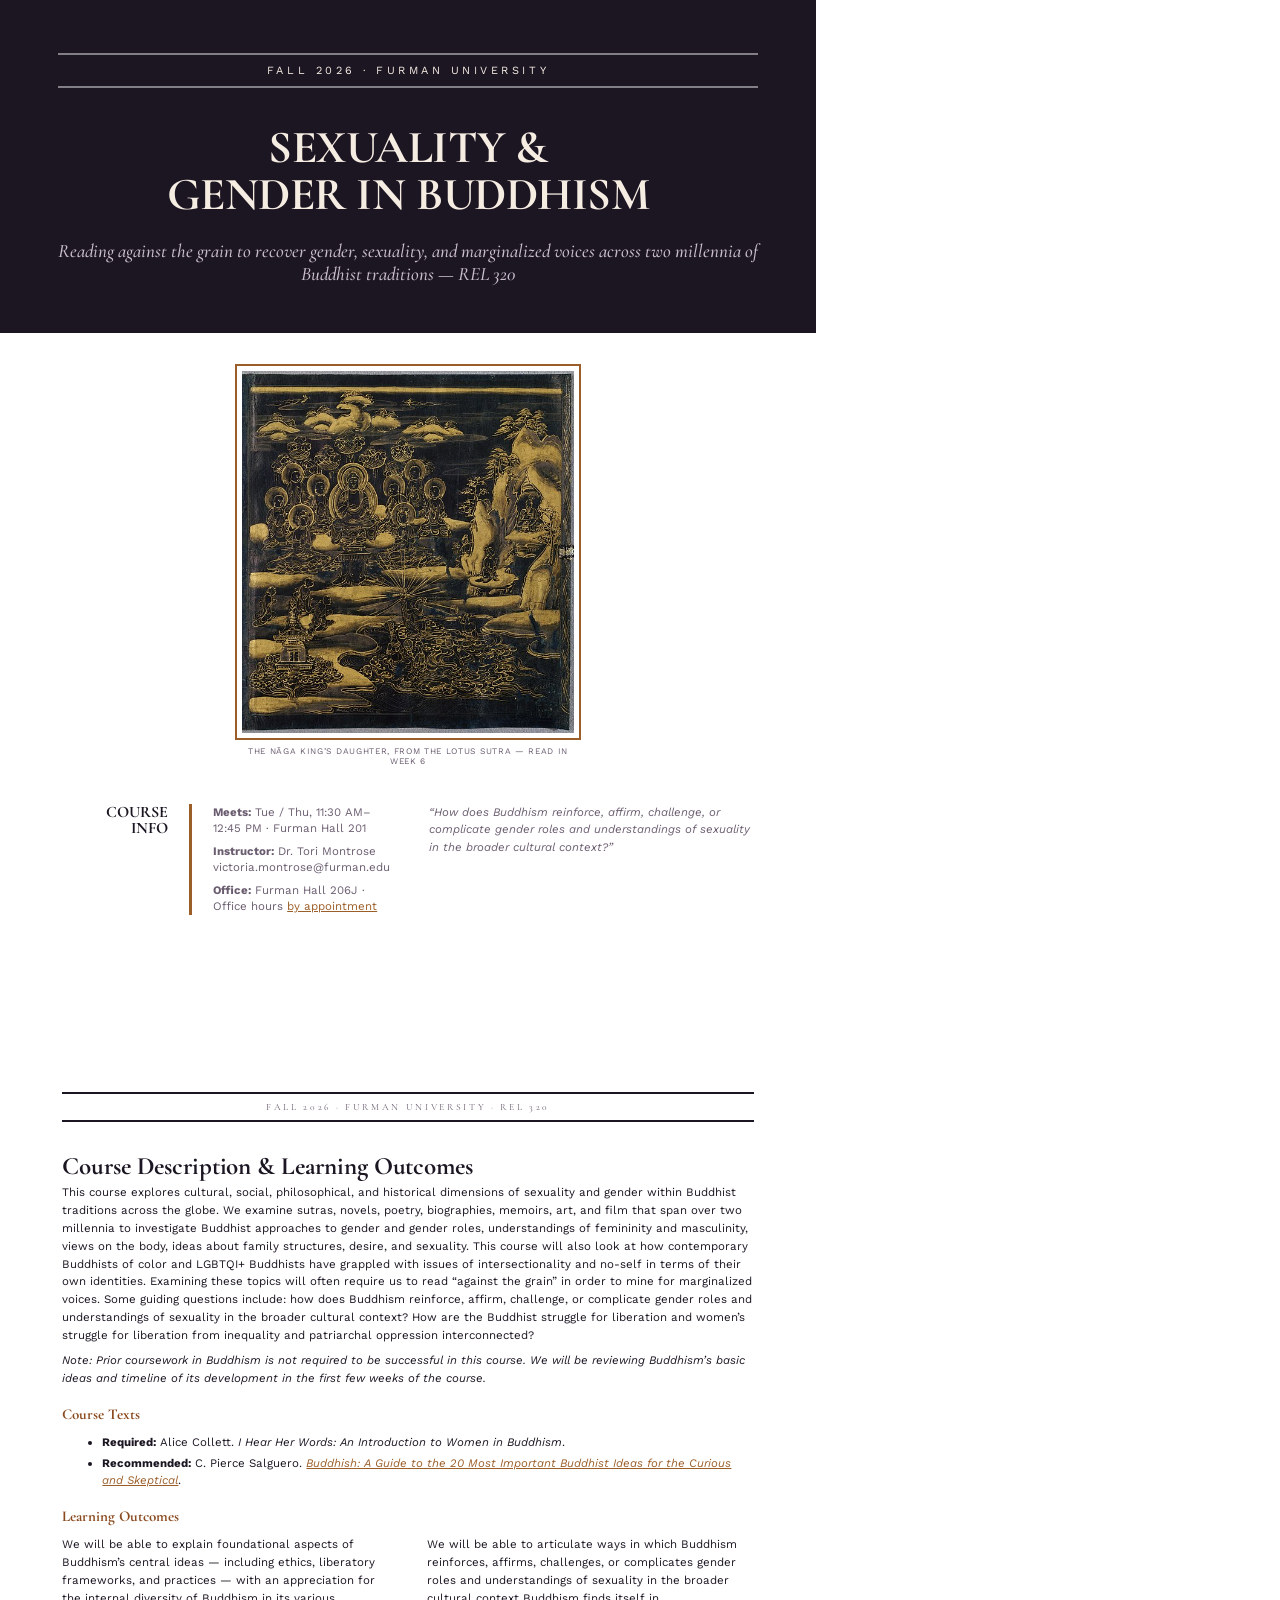
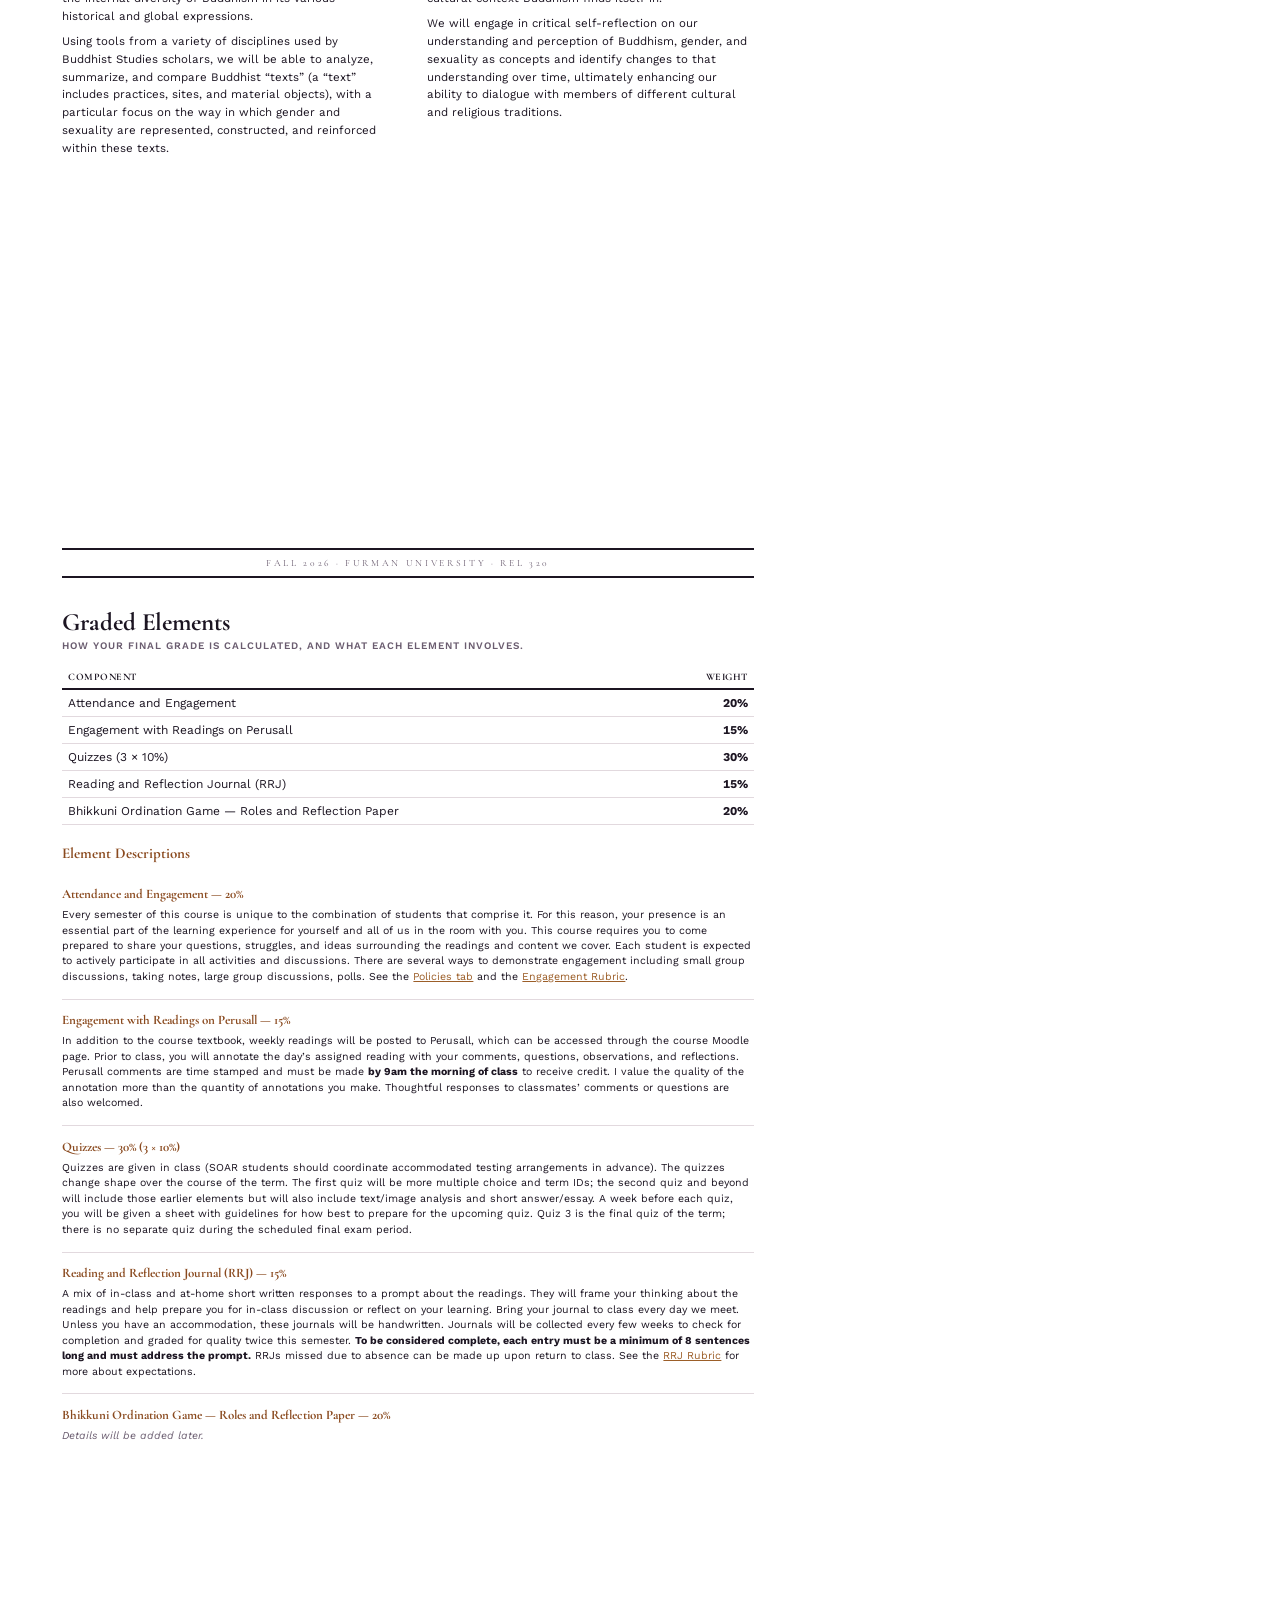
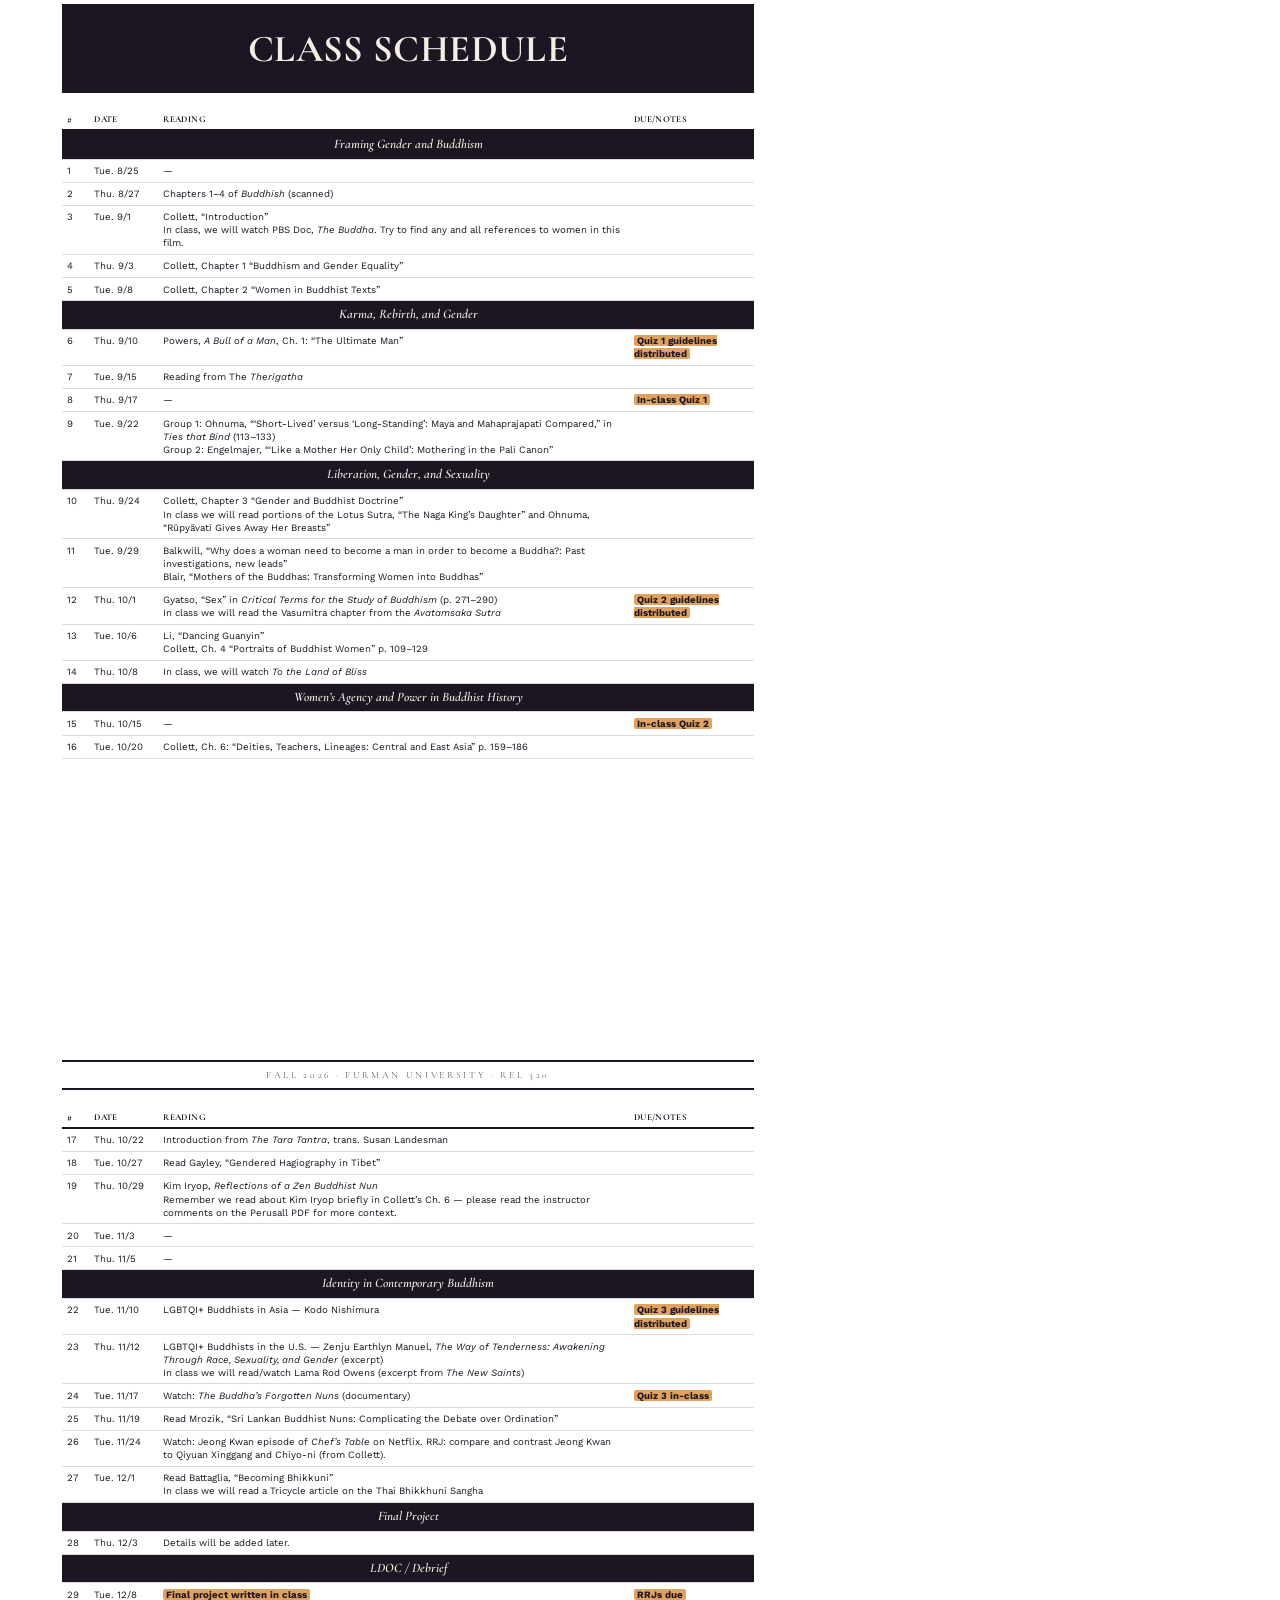
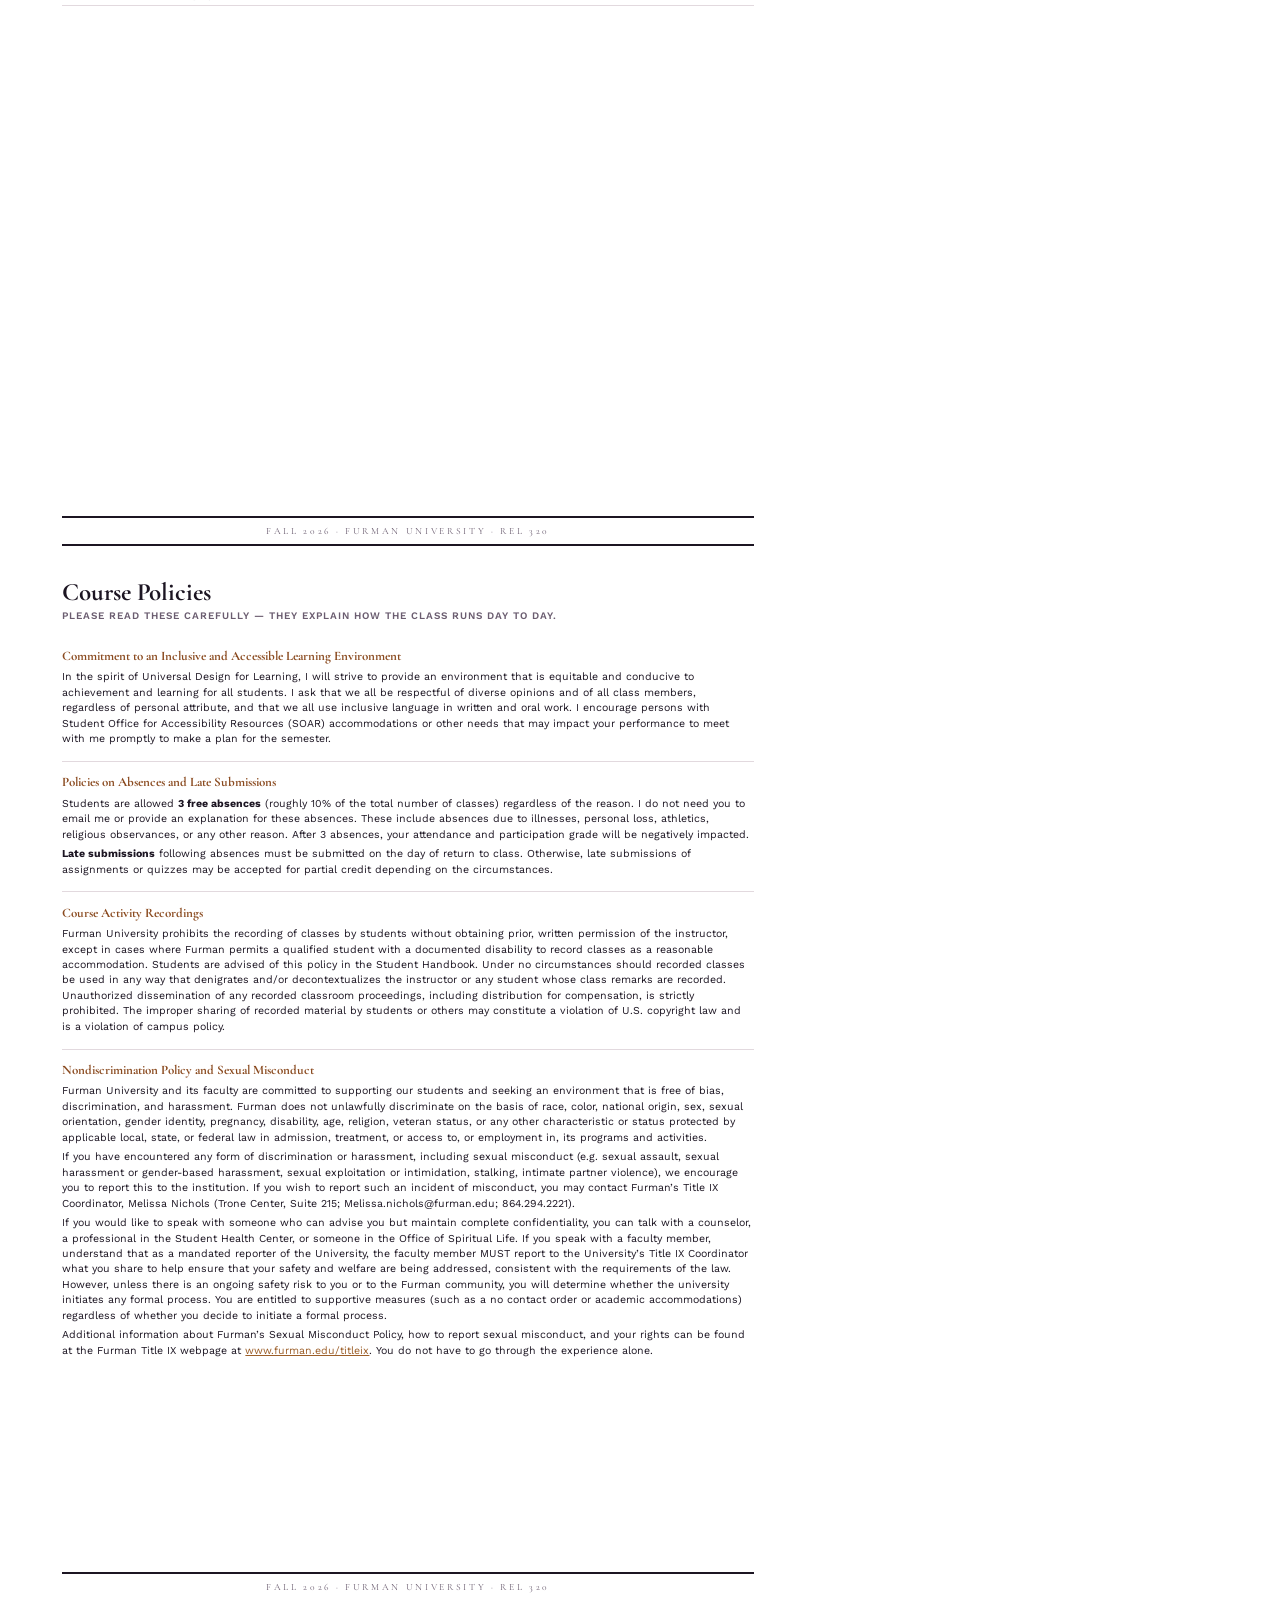
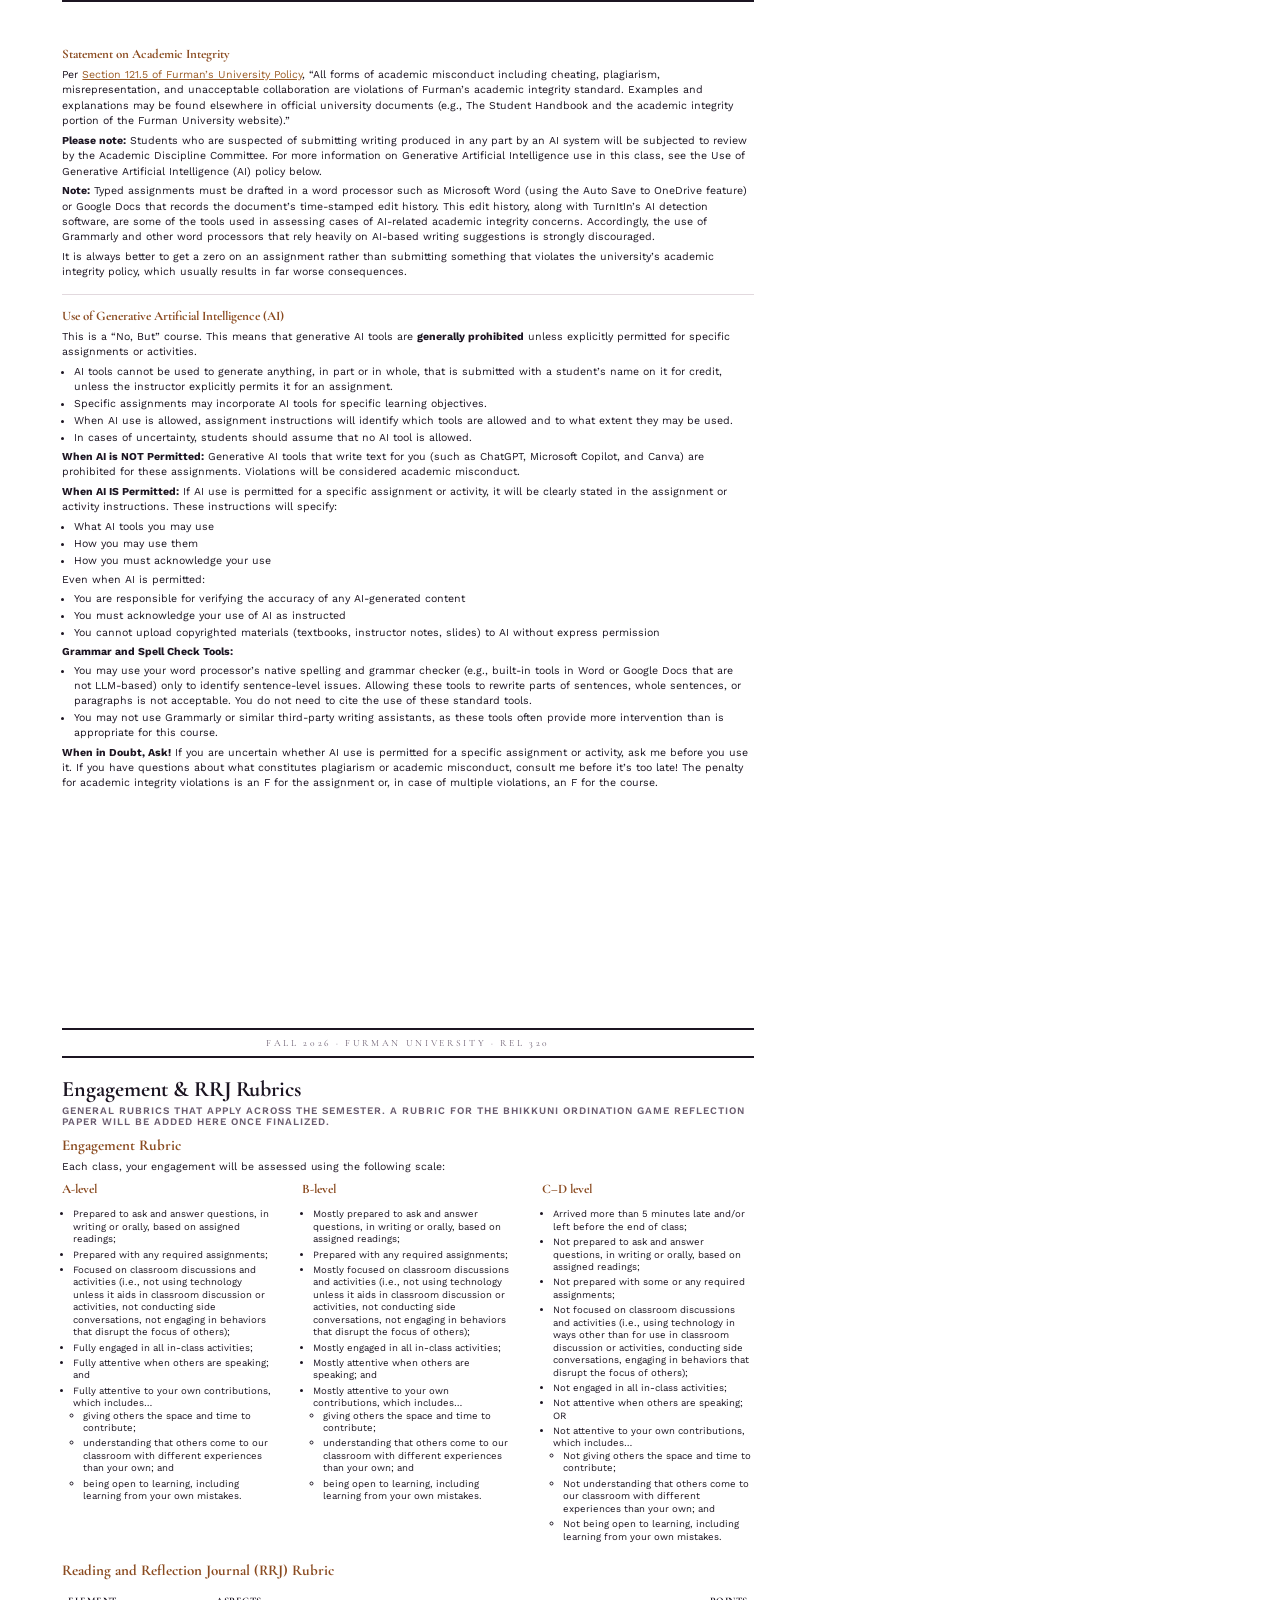
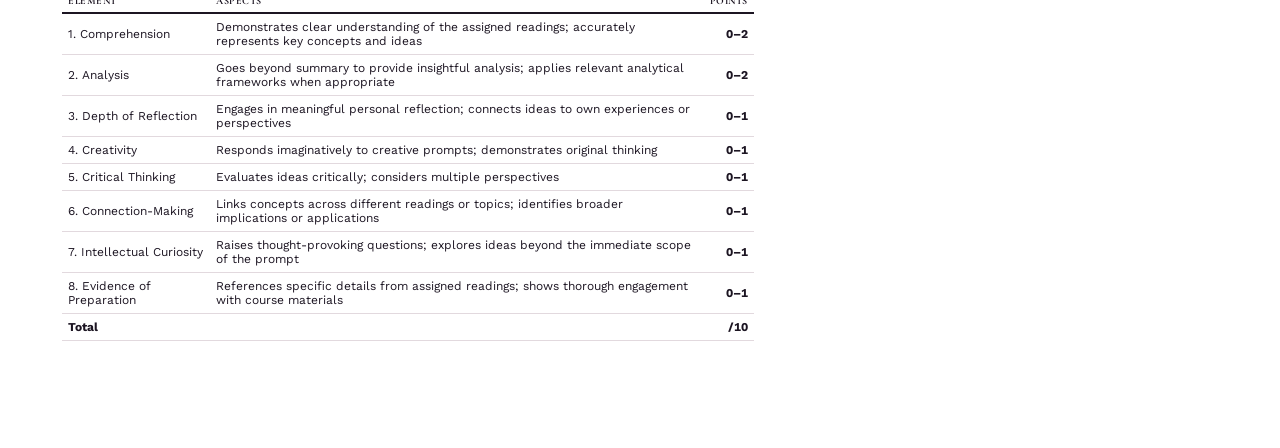
<file: print-pdf/rel320-syllabus.html>
<!doctype html>
<html><head><meta charset="utf-8">
<title>REL 320 Syllabus</title>
<link rel="preconnect" href="https://fonts.googleapis.com">
<link rel="preconnect" href="https://fonts.gstatic.com" crossorigin>
<link href="https://fonts.googleapis.com/css2?family=Cormorant+Garamond:wght@500;600;700&family=Work+Sans:wght@400;500;600;700&display=swap" rel="stylesheet">
<link rel="stylesheet" href="print-system.css">
<style>
:root {
  --paper: #ffffff;
  --ink: #1c1522;
  --ink-soft: #6b5d70;
  --dark: #1c1522;
  --on-dark: #f5ece2;
  --on-dark-soft: #cbbfce;
  --accent-a: #9c5e28;
  --accent-strong: #8a4a1f;
  --accent-b: #6b3f5e;
  --line: #e2d9de;
  --callout-bg: #f6f1f4;
  --photo-bg: #f8f4f6;
  --accent-mark: #e0a35f;
  --font-display: "Cormorant Garamond", serif;
  --font-body: "Work Sans", sans-serif;
}
body { background: #ffffff; }
mark { color: #1c1522 !important; }
a { color: var(--accent-a); }
</style>
</head><body>

<div class="page">
  <div class="cover-hero">
    <div class="cover-eyebrow">Fall 2026 &middot; Furman University</div>
    <h1 class="cover-title" style="font-size:46px;">SEXUALITY &amp;<br>GENDER IN BUDDHISM</h1>
    <p class="cover-subtitle">Reading against the grain to recover gender, sexuality, and marginalized voices across two millennia of Buddhist traditions &mdash; REL 320</p>
  </div>
  <div class="pad" style="margin-top:0.32in;">
    <div style="display:flex; justify-content:center;">
      <div style="width:3.6in;">
        <div style="border:2px solid var(--accent-a); padding:5px;">
          <img src="rel320-cover.jpeg" style="width:100%; display:block;">
        </div>
        <p class="photo-credit" style="text-align:center; margin-top:6px;">The N&#257;ga King&rsquo;s Daughter, from the Lotus Sutra &mdash; read in Week 6</p>
      </div>
    </div>
    <div class="cols2" style="margin-top:0.3in;">
      <div class="side-head" style="grid-template-columns:1.1in 3px 1fr;">
        <div class="label" style="font-size:16px;">Course<br>Info</div>
        <div class="rule"></div>
        <div class="body prose">
          <p><strong>Meets:</strong> Tue / Thu, 11:30 AM&ndash;12:45 PM &middot; Furman Hall 201</p>
          <p><strong>Instructor:</strong> Dr. Tori Montrose<br>victoria.montrose@furman.edu</p>
          <p><strong>Office:</strong> Furman Hall 206J &middot; Office hours <a href="https://outlook.office.com/book/DrToriMontrosesBookingPage@bookings.furman.edu/">by appointment</a></p>
        </div>
      </div>
      <div class="prose">
        <p style="font-style:italic; color:var(--ink-soft);">&ldquo;How does Buddhism reinforce, affirm, challenge, or complicate gender roles and understandings of sexuality in the broader cultural context?&rdquo;</p>
      </div>
    </div>
  </div>
</div>


<div class="page">
  <div class="runhead">Fall 2026 &middot; Furman University &middot; REL 320</div>
  <div class="pad" style="margin-top:0.3in;">
    <div class="sec-title">Course Description &amp; Learning Outcomes</div>
    <div class="prose">
      <p>This course explores cultural, social, philosophical, and historical dimensions of sexuality and gender within Buddhist traditions across the globe. We examine sutras, novels, poetry, biographies, memoirs, art, and film that span over two millennia to investigate Buddhist approaches to gender and gender roles, understandings of femininity and masculinity, views on the body, ideas about family structures, desire, and sexuality. This course will also look at how contemporary Buddhists of color and LGBTQI+ Buddhists have grappled with issues of intersectionality and no-self in terms of their own identities. Examining these topics will often require us to read &ldquo;against the grain&rdquo; in order to mine for marginalized voices. Some guiding questions include: how does Buddhism reinforce, affirm, challenge, or complicate gender roles and understandings of sexuality in the broader cultural context? How are the Buddhist struggle for liberation and women&rsquo;s struggle for liberation from inequality and patriarchal oppression interconnected?</p>
      <p><em>Note: Prior coursework in Buddhism is not required to be successful in this course. We will be reviewing Buddhism&rsquo;s basic ideas and timeline of its development in the first few weeks of the course.</em></p>
    </div>

    <h4 class="block-title" style="margin-top:0.18in;">Course Texts</h4>
    <ul class="prose" style="font-size:11.5px; line-height:1.5;">
      <li><strong>Required:</strong> Alice Collett. <em>I Hear Her Words: An Introduction to Women in Buddhism</em>.</li>
      <li><strong>Recommended:</strong> C. Pierce Salguero. <a href="https://www.penguinrandomhouse.com/books/691081/buddhish-by-c-pierce-salguero/"><em>Buddhish: A Guide to the 20 Most Important Buddhist Ideas for the Curious and Skeptical</em></a>.</li>
    </ul>

    <h4 class="block-title" style="margin-top:0.18in;">Learning Outcomes</h4>
    <div class="cols2">
      <div class="prose">
        <p>We will be able to explain foundational aspects of Buddhism&rsquo;s central ideas &mdash; including ethics, liberatory frameworks, and practices &mdash; with an appreciation for the internal diversity of Buddhism in its various historical and global expressions.</p>
        <p>Using tools from a variety of disciplines used by Buddhist Studies scholars, we will be able to analyze, summarize, and compare Buddhist &ldquo;texts&rdquo; (a &ldquo;text&rdquo; includes practices, sites, and material objects), with a particular focus on the way in which gender and sexuality are represented, constructed, and reinforced within these texts.</p>
      </div>
      <div class="prose">
        <p>We will be able to articulate ways in which Buddhism reinforces, affirms, challenges, or complicates gender roles and understandings of sexuality in the broader cultural context Buddhism finds itself in.</p>
        <p>We will engage in critical self-reflection on our understanding and perception of Buddhism, gender, and sexuality as concepts and identify changes to that understanding over time, ultimately enhancing our ability to dialogue with members of different cultural and religious traditions.</p>
      </div>
    </div>
  </div>
</div>


<div class="page">
  <div class="runhead">Fall 2026 &middot; Furman University &middot; REL 320</div>
  <div class="pad" style="margin-top:0.3in;">
    <div class="sec-title" id="graded">Graded Elements</div>
    <div class="sec-kicker">How your final grade is calculated, and what each element involves.</div>
    <table class="weights">
      <thead><tr><th>Component</th><th class="num">Weight</th></tr></thead>
      <tbody>
        <tr><td>Attendance and Engagement</td><td class="num">20%</td></tr>
        <tr><td>Engagement with Readings on Perusall</td><td class="num">15%</td></tr>
        <tr><td>Quizzes (3 &times; 10%)</td><td class="num">30%</td></tr>
        <tr><td>Reading and Reflection Journal (RRJ)</td><td class="num">15%</td></tr>
        <tr><td>Bhikkuni Ordination Game &mdash; Roles and Reflection Paper</td><td class="num">20%</td></tr>
      </tbody>
    </table>
    <h4 class="block-title" style="margin-top:0.15in;">Element Descriptions</h4>
    <div class="item"><h4>Attendance and Engagement &mdash; 20%</h4><div class="prose"><p>Every semester of this course is unique to the combination of students that comprise it. For this reason, your presence is an essential part of the learning experience for yourself and all of us in the room with you. This course requires you to come prepared to share your questions, struggles, and ideas surrounding the readings and content we cover. Each student is expected to actively participate in all activities and discussions. There are several ways to demonstrate engagement including small group discussions, taking notes, large group discussions, polls. See the <a href="#policies">Policies tab</a> and the <a href="#rubrics">Engagement Rubric</a>.</p></div></div>
    <div class="item"><h4>Engagement with Readings on Perusall &mdash; 15%</h4><div class="prose"><p>In addition to the course textbook, weekly readings will be posted to Perusall, which can be accessed through the course Moodle page. Prior to class, you will annotate the day&rsquo;s assigned reading with your comments, questions, observations, and reflections. Perusall comments are time stamped and must be made <strong>by 9am the morning of class</strong> to receive credit. I value the quality of the annotation more than the quantity of annotations you make. Thoughtful responses to classmates&rsquo; comments or questions are also welcomed.</p></div></div>
    <div class="item"><h4>Quizzes &mdash; 30% (3 &times; 10%)</h4><div class="prose"><p>Quizzes are given in class (SOAR students should coordinate accommodated testing arrangements in advance). The quizzes change shape over the course of the term. The first quiz will be more multiple choice and term IDs; the second quiz and beyond will include those earlier elements but will also include text/image analysis and short answer/essay. A week before each quiz, you will be given a sheet with guidelines for how best to prepare for the upcoming quiz. Quiz 3 is the final quiz of the term; there is no separate quiz during the scheduled final exam period.</p></div></div>
    <div class="item"><h4>Reading and Reflection Journal (RRJ) &mdash; 15%</h4><div class="prose"><p>A mix of in-class and at-home short written responses to a prompt about the readings. They will frame your thinking about the readings and help prepare you for in-class discussion or reflect on your learning. Bring your journal to class every day we meet. Unless you have an accommodation, these journals will be handwritten. Journals will be collected every few weeks to check for completion and graded for quality twice this semester. <strong>To be considered complete, each entry must be a minimum of 8 sentences long and must address the prompt.</strong> RRJs missed due to absence can be made up upon return to class. See the <a href="#rubrics">RRJ Rubric</a> for more about expectations.</p></div></div>
    <div class="item"><h4>Bhikkuni Ordination Game &mdash; Roles and Reflection Paper &mdash; 20%</h4><div class="prose"><p style="font-style:italic; color:var(--ink-soft);">Details will be added later.</p></div></div>
  </div>
</div>


<div class="page">
  <div class="title-bar" id="schedule">CLASS SCHEDULE</div>
  <div class="pad" style="margin-top:0.18in;"><table class="sched"><thead><tr><th style="width:0.28in">#</th><th style="width:0.72in">Date</th><th>Reading</th><th style="width:1.3in">Due/Notes</th></tr></thead><tbody><tr class="unit-row"><td colspan="4">Framing Gender and Buddhism</td></tr>
<tr><td class="num-col">1</td><td class="date-col">Tue. 8/25</td><td>&mdash;</td><td></td></tr>
<tr><td class="num-col">2</td><td class="date-col">Thu. 8/27</td><td>Chapters 1&ndash;4 of <em>Buddhish</em> (scanned)</td><td></td></tr>
<tr><td class="num-col">3</td><td class="date-col">Tue. 9/1</td><td>Collett, &ldquo;Introduction&rdquo;<br>In class, we will watch PBS Doc, <em>The Buddha</em>. Try to find any and all references to women in this film.</td><td></td></tr>
<tr><td class="num-col">4</td><td class="date-col">Thu. 9/3</td><td>Collett, Chapter 1 &ldquo;Buddhism and Gender Equality&rdquo;</td><td></td></tr>
<tr><td class="num-col">5</td><td class="date-col">Tue. 9/8</td><td>Collett, Chapter 2 &ldquo;Women in Buddhist Texts&rdquo;</td><td></td></tr>
<tr class="unit-row"><td colspan="4">Karma, Rebirth, and Gender</td></tr>
<tr><td class="num-col">6</td><td class="date-col">Thu. 9/10</td><td>Powers, <em>A Bull of a Man</em>, Ch. 1: &ldquo;The Ultimate Man&rdquo;</td><td><mark>Quiz 1 guidelines distributed</mark></td></tr>
<tr><td class="num-col">7</td><td class="date-col">Tue. 9/15</td><td>Reading from The <em>Therigatha</em></td><td></td></tr>
<tr><td class="num-col">8</td><td class="date-col">Thu. 9/17</td><td>&mdash;</td><td><mark>In-class Quiz 1</mark></td></tr>
<tr><td class="num-col">9</td><td class="date-col">Tue. 9/22</td><td>Group 1: Ohnuma, &ldquo;&lsquo;Short-Lived&rsquo; versus &lsquo;Long-Standing&rsquo;: Maya and Mahaprajapati Compared,&rdquo; in <em>Ties that Bind</em> (113&ndash;133)<br>Group 2: Engelmajer, &ldquo;&lsquo;Like a Mother Her Only Child&rsquo;: Mothering in the Pali Canon&rdquo;</td><td></td></tr>
<tr class="unit-row"><td colspan="4">Liberation, Gender, and Sexuality</td></tr>
<tr><td class="num-col">10</td><td class="date-col">Thu. 9/24</td><td>Collett, Chapter 3 &ldquo;Gender and Buddhist Doctrine&rdquo;<br>In class we will read portions of the Lotus Sutra, &ldquo;The Naga King&rsquo;s Daughter&rdquo; and Ohnuma, &ldquo;R&#363;py&#257;vat&#299; Gives Away Her Breasts&rdquo;</td><td></td></tr>
<tr><td class="num-col">11</td><td class="date-col">Tue. 9/29</td><td>Balkwill, &ldquo;Why does a woman need to become a man in order to become a Buddha?: Past investigations, new leads&rdquo;<br>Blair, &ldquo;Mothers of the Buddhas: Transforming Women into Buddhas&rdquo;</td><td></td></tr>
<tr><td class="num-col">12</td><td class="date-col">Thu. 10/1</td><td>Gyatso, &ldquo;Sex&rdquo; in <em>Critical Terms for the Study of Buddhism</em> (p. 271&ndash;290)<br>In class we will read the Vasumitra chapter from the <em>Avatamsaka Sutra</em></td><td><mark>Quiz 2 guidelines distributed</mark></td></tr>
<tr><td class="num-col">13</td><td class="date-col">Tue. 10/6</td><td>Li, &ldquo;Dancing Guanyin&rdquo;<br>Collett, Ch. 4 &ldquo;Portraits of Buddhist Women&rdquo; p. 109&ndash;129</td><td></td></tr>
<tr><td class="num-col">14</td><td class="date-col">Thu. 10/8</td><td>In class, we will watch <em>To the Land of Bliss</em></td><td></td></tr>
<tr class="unit-row"><td colspan="4">Women&rsquo;s Agency and Power in Buddhist History</td></tr>
<tr><td class="num-col">15</td><td class="date-col">Thu. 10/15</td><td>&mdash;</td><td><mark>In-class Quiz 2</mark></td></tr>
<tr><td class="num-col">16</td><td class="date-col">Tue. 10/20</td><td>Collett, Ch. 6: &ldquo;Deities, Teachers, Lineages: Central and East Asia&rdquo; p. 159&ndash;186</td><td></td></tr></tbody></table></div>
</div>


<div class="page">
  <div class="runhead">Fall 2026 &middot; Furman University &middot; REL 320</div>
  <div class="pad" style="margin-top:0.18in;"><table class="sched"><thead><tr><th style="width:0.28in">#</th><th style="width:0.72in">Date</th><th>Reading</th><th style="width:1.3in">Due/Notes</th></tr></thead><tbody><tr><td class="num-col">17</td><td class="date-col">Thu. 10/22</td><td>Introduction from <em>The Tara Tantra</em>, trans. Susan Landesman</td><td></td></tr>
<tr><td class="num-col">18</td><td class="date-col">Tue. 10/27</td><td>Read Gayley, &ldquo;Gendered Hagiography in Tibet&rdquo;</td><td></td></tr>
<tr><td class="num-col">19</td><td class="date-col">Thu. 10/29</td><td>Kim Iryop, <em>Reflections of a Zen Buddhist Nun</em><br>Remember we read about Kim Iryop briefly in Collett&rsquo;s Ch. 6 &mdash; please read the instructor comments on the Perusall PDF for more context.</td><td></td></tr>
<tr><td class="num-col">20</td><td class="date-col">Tue. 11/3</td><td>&mdash;</td><td></td></tr>
<tr><td class="num-col">21</td><td class="date-col">Thu. 11/5</td><td>&mdash;</td><td></td></tr>
<tr class="unit-row"><td colspan="4">Identity in Contemporary Buddhism</td></tr>
<tr><td class="num-col">22</td><td class="date-col">Tue. 11/10</td><td>LGBTQI+ Buddhists in Asia &mdash; Kodo Nishimura</td><td><mark>Quiz 3 guidelines distributed</mark></td></tr>
<tr><td class="num-col">23</td><td class="date-col">Thu. 11/12</td><td>LGBTQI+ Buddhists in the U.S. &mdash; Zenju Earthlyn Manuel, <em>The Way of Tenderness: Awakening Through Race, Sexuality, and Gender</em> (excerpt)<br>In class we will read/watch Lama Rod Owens (excerpt from <em>The New Saints</em>)</td><td></td></tr>
<tr><td class="num-col">24</td><td class="date-col">Tue. 11/17</td><td>Watch: <em>The Buddha&rsquo;s Forgotten Nuns</em> (documentary)</td><td><mark>Quiz 3 in-class</mark></td></tr>
<tr><td class="num-col">25</td><td class="date-col">Thu. 11/19</td><td>Read Mrozik, &ldquo;Sri Lankan Buddhist Nuns: Complicating the Debate over Ordination&rdquo;</td><td></td></tr>
<tr><td class="num-col">26</td><td class="date-col">Tue. 11/24</td><td>Watch: Jeong Kwan episode of <em>Chef&rsquo;s Table</em> on Netflix. RRJ: compare and contrast Jeong Kwan to Qiyuan Xinggang and Chiyo-ni (from Collett).</td><td></td></tr>
<tr><td class="num-col">27</td><td class="date-col">Tue. 12/1</td><td>Read Battaglia, &ldquo;Becoming Bhikkuni&rdquo;<br>In class we will read a Tricycle article on the Thai Bhikkhuni Sangha</td><td></td></tr>
<tr class="unit-row"><td colspan="4">Final Project</td></tr>
<tr><td class="num-col">28</td><td class="date-col">Thu. 12/3</td><td>Details will be added later.</td><td></td></tr>
<tr class="unit-row"><td colspan="4">LDOC / Debrief</td></tr>
<tr><td class="num-col">29</td><td class="date-col">Tue. 12/8</td><td><mark>Final project written in class</mark></td><td><mark>RRJs due</mark></td></tr></tbody></table></div>
</div>


<div class="page">
  <div class="runhead">Fall 2026 &middot; Furman University &middot; REL 320</div>
  <div class="pad" style="margin-top:0.32in;">
    <div class="sec-title" id="policies">Course Policies</div>
    <div class="sec-kicker">Please read these carefully &mdash; they explain how the class runs day to day.</div>
    <div class="item"><h4>Commitment to an Inclusive and Accessible Learning Environment</h4><div class="prose"><p>In the spirit of Universal Design for Learning, I will strive to provide an environment that is equitable and conducive to achievement and learning for all students. I ask that we all be respectful of diverse opinions and of all class members, regardless of personal attribute, and that we all use inclusive language in written and oral work. I encourage persons with Student Office for Accessibility Resources (SOAR) accommodations or other needs that may impact your performance to meet with me promptly to make a plan for the semester.</p></div></div>
    <div class="item"><h4>Policies on Absences and Late Submissions</h4><div class="prose"><p>Students are allowed <strong>3 free absences</strong> (roughly 10% of the total number of classes) regardless of the reason. I do not need you to email me or provide an explanation for these absences. These include absences due to illnesses, personal loss, athletics, religious observances, or any other reason. After 3 absences, your attendance and participation grade will be negatively impacted.</p><p><strong>Late submissions</strong> following absences must be submitted on the day of return to class. Otherwise, late submissions of assignments or quizzes may be accepted for partial credit depending on the circumstances.</p></div></div>
    <div class="item"><h4>Course Activity Recordings</h4><div class="prose"><p>Furman University prohibits the recording of classes by students without obtaining prior, written permission of the instructor, except in cases where Furman permits a qualified student with a documented disability to record classes as a reasonable accommodation. Students are advised of this policy in the Student Handbook. Under no circumstances should recorded classes be used in any way that denigrates and/or decontextualizes the instructor or any student whose class remarks are recorded. Unauthorized dissemination of any recorded classroom proceedings, including distribution for compensation, is strictly prohibited. The improper sharing of recorded material by students or others may constitute a violation of U.S. copyright law and is a violation of campus policy.</p></div></div>
    <div class="item"><h4>Nondiscrimination Policy and Sexual Misconduct</h4><div class="prose"><p>Furman University and its faculty are committed to supporting our students and seeking an environment that is free of bias, discrimination, and harassment. Furman does not unlawfully discriminate on the basis of race, color, national origin, sex, sexual orientation, gender identity, pregnancy, disability, age, religion, veteran status, or any other characteristic or status protected by applicable local, state, or federal law in admission, treatment, or access to, or employment in, its programs and activities.</p><p>If you have encountered any form of discrimination or harassment, including sexual misconduct (e.g. sexual assault, sexual harassment or gender-based harassment, sexual exploitation or intimidation, stalking, intimate partner violence), we encourage you to report this to the institution. If you wish to report such an incident of misconduct, you may contact Furman&rsquo;s Title IX Coordinator, Melissa Nichols (Trone Center, Suite 215; Melissa.nichols@furman.edu; 864.294.2221).</p><p>If you would like to speak with someone who can advise you but maintain complete confidentiality, you can talk with a counselor, a professional in the Student Health Center, or someone in the Office of Spiritual Life. If you speak with a faculty member, understand that as a mandated reporter of the University, the faculty member MUST report to the University&rsquo;s Title IX Coordinator what you share to help ensure that your safety and welfare are being addressed, consistent with the requirements of the law. However, unless there is an ongoing safety risk to you or to the Furman community, you will determine whether the university initiates any formal process. You are entitled to supportive measures (such as a no contact order or academic accommodations) regardless of whether you decide to initiate a formal process.</p><p>Additional information about Furman&rsquo;s Sexual Misconduct Policy, how to report sexual misconduct, and your rights can be found at the Furman Title IX webpage at <a href="https://www.furman.edu/titleix">www.furman.edu/titleix</a>. You do not have to go through the experience alone.</p></div></div>
  </div>
</div>


<div class="page">
  <div class="runhead">Fall 2026 &middot; Furman University &middot; REL 320</div>
  <div class="pad" style="margin-top:0.32in;">
    <div class="item"><h4>Statement on Academic Integrity</h4><div class="prose"><p>Per <a href="https://policies.furman.edu//view.php?policy=584">Section 121.5 of Furman&rsquo;s University Policy</a>, &ldquo;All forms of academic misconduct including cheating, plagiarism, misrepresentation, and unacceptable collaboration are violations of Furman&rsquo;s academic integrity standard. Examples and explanations may be found elsewhere in official university documents (e.g., The Student Handbook and the academic integrity portion of the Furman University website).&rdquo;</p><p><strong>Please note:</strong> Students who are suspected of submitting writing produced in any part by an AI system will be subjected to review by the Academic Discipline Committee. For more information on Generative Artificial Intelligence use in this class, see the Use of Generative Artificial Intelligence (AI) policy below.</p><p><strong>Note:</strong> Typed assignments must be drafted in a word processor such as Microsoft Word (using the Auto Save to OneDrive feature) or Google Docs that records the document&rsquo;s time-stamped edit history. This edit history, along with TurnItIn&rsquo;s AI detection software, are some of the tools used in assessing cases of AI-related academic integrity concerns. Accordingly, the use of Grammarly and other word processors that rely heavily on AI-based writing suggestions is strongly discouraged.</p><p>It is always better to get a zero on an assignment rather than submitting something that violates the university&rsquo;s academic integrity policy, which usually results in far worse consequences.</p></div></div>
    <div class="item"><h4>Use of Generative Artificial Intelligence (AI)</h4><div class="prose"><p>This is a &ldquo;No, But&rdquo; course. This means that generative AI tools are <strong>generally prohibited</strong> unless explicitly permitted for specific assignments or activities.</p><ul><li>AI tools cannot be used to generate anything, in part or in whole, that is submitted with a student&rsquo;s name on it for credit, unless the instructor explicitly permits it for an assignment.</li><li>Specific assignments may incorporate AI tools for specific learning objectives.</li><li>When AI use is allowed, assignment instructions will identify which tools are allowed and to what extent they may be used.</li><li>In cases of uncertainty, students should assume that no AI tool is allowed.</li></ul><p><strong>When AI is NOT Permitted:</strong> Generative AI tools that write text for you (such as ChatGPT, Microsoft Copilot, and Canva) are prohibited for these assignments. Violations will be considered academic misconduct.</p><p><strong>When AI IS Permitted:</strong> If AI use is permitted for a specific assignment or activity, it will be clearly stated in the assignment or activity instructions. These instructions will specify:</p><ul><li>What AI tools you may use</li><li>How you may use them</li><li>How you must acknowledge your use</li></ul><p>Even when AI is permitted:</p><ul><li>You are responsible for verifying the accuracy of any AI-generated content</li><li>You must acknowledge your use of AI as instructed</li><li>You cannot upload copyrighted materials (textbooks, instructor notes, slides) to AI without express permission</li></ul><p><strong>Grammar and Spell Check Tools:</strong></p><ul><li>You may use your word processor&rsquo;s native spelling and grammar checker (e.g., built-in tools in Word or Google Docs that are not LLM-based) only to identify sentence-level issues. Allowing these tools to rewrite parts of sentences, whole sentences, or paragraphs is not acceptable. You do not need to cite the use of these standard tools.</li><li>You may not use Grammarly or similar third-party writing assistants, as these tools often provide more intervention than is appropriate for this course.</li></ul><p><strong>When in Doubt, Ask!</strong> If you are uncertain whether AI use is permitted for a specific assignment or activity, ask me before you use it. If you have questions about what constitutes plagiarism or academic misconduct, consult me before it&rsquo;s too late! The penalty for academic integrity violations is an F for the assignment or, in case of multiple violations, an F for the course.</p></div></div>
  </div>
</div>


<div class="page">
  <div class="runhead">Fall 2026 &middot; Furman University &middot; REL 320</div>
  <div class="pad" style="margin-top:0.18in;">
    <div class="sec-title" id="rubrics" style="font-size:22px;">Engagement &amp; RRJ Rubrics</div>
    <div class="sec-kicker" style="margin-bottom:0.1in;">General rubrics that apply across the semester. A rubric for the Bhikkuni Ordination Game reflection paper will be added here once finalized.</div>
    <h4 class="block-title" style="margin-bottom:0.06in;">Engagement Rubric</h4>
    <p class="prose" style="font-size:10.5px; margin:0 0 0.08in;">Each class, your engagement will be assessed using the following scale:</p>
    <div class="cols3" style="font-size:10px;">
      <div class="prose">
        <h4 class="block-title" style="font-size:13px;">A-level</h4>
        <ul style="font-size:9.6px; line-height:1.3;">
          <li>Prepared to ask and answer questions, in writing or orally, based on assigned readings;</li>
          <li>Prepared with any required assignments;</li>
          <li>Focused on classroom discussions and activities (i.e., not using technology unless it aids in classroom discussion or activities, not conducting side conversations, not engaging in behaviors that disrupt the focus of others);</li>
          <li>Fully engaged in all in-class activities;</li>
          <li>Fully attentive when others are speaking; and</li>
          <li>Fully attentive to your own contributions, which includes&hellip;
            <ul style="font-size:9.6px; line-height:1.3;">
              <li>giving others the space and time to contribute;</li>
              <li>understanding that others come to our classroom with different experiences than your own; and</li>
              <li>being open to learning, including learning from your own mistakes.</li>
            </ul>
          </li>
        </ul>
      </div>
      <div class="prose">
        <h4 class="block-title" style="font-size:13px;">B-level</h4>
        <ul style="font-size:9.6px; line-height:1.3;">
          <li>Mostly prepared to ask and answer questions, in writing or orally, based on assigned readings;</li>
          <li>Prepared with any required assignments;</li>
          <li>Mostly focused on classroom discussions and activities (i.e., not using technology unless it aids in classroom discussion or activities, not conducting side conversations, not engaging in behaviors that disrupt the focus of others);</li>
          <li>Mostly engaged in all in-class activities;</li>
          <li>Mostly attentive when others are speaking; and</li>
          <li>Mostly attentive to your own contributions, which includes&hellip;
            <ul style="font-size:9.6px; line-height:1.3;">
              <li>giving others the space and time to contribute;</li>
              <li>understanding that others come to our classroom with different experiences than your own; and</li>
              <li>being open to learning, including learning from your own mistakes.</li>
            </ul>
          </li>
        </ul>
      </div>
      <div class="prose">
        <h4 class="block-title" style="font-size:13px;">C&ndash;D level</h4>
        <ul style="font-size:9.6px; line-height:1.3;">
          <li>Arrived more than 5 minutes late and/or left before the end of class;</li>
          <li>Not prepared to ask and answer questions, in writing or orally, based on assigned readings;</li>
          <li>Not prepared with some or any required assignments;</li>
          <li>Not focused on classroom discussions and activities (i.e., using technology in ways other than for use in classroom discussion or activities, conducting side conversations, engaging in behaviors that disrupt the focus of others);</li>
          <li>Not engaged in all in-class activities;</li>
          <li>Not attentive when others are speaking; OR</li>
          <li>Not attentive to your own contributions, which includes&hellip;
            <ul style="font-size:9.6px; line-height:1.3;">
              <li>Not giving others the space and time to contribute;</li>
              <li>Not understanding that others come to our classroom with different experiences than your own; and</li>
              <li>Not being open to learning, including learning from your own mistakes.</li>
            </ul>
          </li>
        </ul>
      </div>
    </div>

    <h4 class="block-title" style="margin-top:0.12in;">Reading and Reflection Journal (RRJ) Rubric</h4>
    <table class="weights">
      <thead><tr><th>Element</th><th>Aspects</th><th class="num">Points</th></tr></thead>
      <tbody>
        <tr><td>1. Comprehension</td><td>Demonstrates clear understanding of the assigned readings; accurately represents key concepts and ideas</td><td class="num">0&ndash;2</td></tr>
        <tr><td>2. Analysis</td><td>Goes beyond summary to provide insightful analysis; applies relevant analytical frameworks when appropriate</td><td class="num">0&ndash;2</td></tr>
        <tr><td>3. Depth of Reflection</td><td>Engages in meaningful personal reflection; connects ideas to own experiences or perspectives</td><td class="num">0&ndash;1</td></tr>
        <tr><td>4. Creativity</td><td>Responds imaginatively to creative prompts; demonstrates original thinking</td><td class="num">0&ndash;1</td></tr>
        <tr><td>5. Critical Thinking</td><td>Evaluates ideas critically; considers multiple perspectives</td><td class="num">0&ndash;1</td></tr>
        <tr><td>6. Connection-Making</td><td>Links concepts across different readings or topics; identifies broader implications or applications</td><td class="num">0&ndash;1</td></tr>
        <tr><td>7. Intellectual Curiosity</td><td>Raises thought-provoking questions; explores ideas beyond the immediate scope of the prompt</td><td class="num">0&ndash;1</td></tr>
        <tr><td>8. Evidence of Preparation</td><td>References specific details from assigned readings; shows thorough engagement with course materials</td><td class="num">0&ndash;1</td></tr>
        <tr><td><strong>Total</strong></td><td></td><td class="num"><strong>/10</strong></td></tr>
      </tbody>
    </table>
  </div>
</div>
</body></html>
</file>
<file: css/styles.css>
/* ==========================================================================
   REL 320: Sexuality and Gender in Buddhism — Stylesheet
   Theme: plum / copper, with a layered lotus-petal motif rendered as
   restrained line art — a recurring image across the figures this course
   studies (Tara, Guanyin, female bodhisattvas) without leaning on
   gendered color cliché.
   Edit the CSS custom properties in :root to retheme the whole site.
   ========================================================================== */

:root {
  /* ---- Color palette ---- */
  --bg-deep: #1c1522;
  --bg-mid: #241a2d;
  --bg-panel: #2b2035;
  --bg-panel-alt: #352840;
  --ink: #f5ece2;
  --ink-soft: #d6c8d3;
  --ink-muted: #a8919f;
  --copper: #c98a4b;
  --copper-strong: #e0a35f;
  --plum: #7d4f74;
  --plum-strong: #9c6693;
  --line: #453a52;
  --focus-ring: #ffcf5c;

  /* ---- Type ---- */
  --font-display: "Cormorant Garamond", "Iowan Old Style", Georgia, serif;
  --font-body: "Work Sans", system-ui, -apple-system, "Segoe UI", sans-serif;

  /* ---- Layout ---- */
  --max-width: 62rem;
  --radius: 1rem;
  --gap: 1.5rem;
}

/* ---- Reset & base ---- */
*,
*::before,
*::after {
  box-sizing: border-box;
}

html {
  scroll-behavior: smooth;
}

@media (prefers-reduced-motion: reduce) {
  html {
    scroll-behavior: auto;
  }
  *,
  *::before,
  *::after {
    animation-duration: 0.001ms !important;
    animation-iteration-count: 1 !important;
    transition-duration: 0.001ms !important;
  }
}

body {
  margin: 0;
  min-height: 100vh;
  font-family: var(--font-body);
  font-size: 1.0625rem;
  line-height: 1.65;
  color: var(--ink);
  background:
    radial-gradient(circle at 12% 10%, #3a2540 0%, transparent 45%),
    radial-gradient(circle at 90% 88%, #2a1a2e 0%, transparent 42%),
    linear-gradient(160deg, var(--bg-deep) 0%, var(--bg-mid) 55%, var(--bg-deep) 100%);
  background-attachment: fixed;
}

h1,
h2,
h3,
h4 {
  font-family: var(--font-display);
  line-height: 1.2;
  color: var(--ink);
  letter-spacing: 0.01em;
}

a {
  color: var(--copper-strong);
}

a:hover,
a:focus-visible {
  color: var(--copper);
}

/* ---- Visible focus for all interactive elements (a11y) ---- */
a:focus-visible,
button:focus-visible,
[tabindex]:focus-visible {
  outline: 3px solid var(--focus-ring);
  outline-offset: 3px;
  border-radius: 0.25rem;
}

/* ---- Skip link ---- */
.skip-link {
  position: absolute;
  left: 1rem;
  top: -4rem;
  background: var(--focus-ring);
  color: #2a1a06;
  padding: 0.75rem 1.25rem;
  border-radius: 0.5rem;
  font-weight: 700;
  z-index: 100;
  transition: top 0.2s ease;
}

.skip-link:focus {
  top: 1rem;
}

/* ---- Decorative lotus background (aria-hidden, purely visual) ---- */
.mandala-decor {
  position: fixed;
  inset: 0;
  z-index: 0;
  pointer-events: none;
  overflow: hidden;
}

.mandala-decor svg {
  position: absolute;
  opacity: 0.14;
  color: var(--copper);
}

.mandala-decor .m1 {
  top: -14vw;
  right: -14vw;
  width: 46vw;
  height: 46vw;
  animation: spin-slow 200s linear infinite;
}

.mandala-decor .m2 {
  bottom: -20vw;
  left: -18vw;
  width: 54vw;
  height: 54vw;
  color: var(--plum-strong);
  animation: spin-slow-reverse 240s linear infinite;
}

@keyframes spin-slow {
  from {
    transform: rotate(0deg);
  }
  to {
    transform: rotate(360deg);
  }
}

@keyframes spin-slow-reverse {
  from {
    transform: rotate(0deg);
  }
  to {
    transform: rotate(-360deg);
  }
}

/* ---- Page shell ---- */
.site-header {
  position: relative;
  z-index: 1;
  padding: 3rem 1.5rem 2rem;
  text-align: center;
}

.site-header__eyebrow {
  display: inline-block;
  font-family: var(--font-display);
  text-transform: uppercase;
  letter-spacing: 0.28em;
  font-size: 0.8rem;
  color: var(--copper-strong);
  margin-bottom: 0.75rem;
}

.site-header h1 {
  font-size: clamp(1.9rem, 4.5vw, 3rem);
  margin: 0 0 0.5rem;
  font-weight: 600;
  background: linear-gradient(90deg, var(--copper-strong) 0%, var(--plum-strong) 100%);
  -webkit-background-clip: text;
  background-clip: text;
  color: transparent;
}

.site-header p.subtitle {
  color: var(--ink-soft);
  font-size: 1.1rem;
  max-width: 40rem;
  margin: 0 auto;
}

.ring-divider {
  display: block;
  margin: 1.75rem auto 0;
  width: 4.5rem;
  height: 4.5rem;
  opacity: 0.9;
}

.whats-next-btn {
  display: block;
  margin: 0.5rem auto 0.75rem;
  background: none;
  border: none;
  padding: 0;
  cursor: pointer;
  line-height: 0;
  transition: transform 0.2s ease, filter 0.2s ease;
}

.whats-next-btn svg {
  width: 6.5rem;
  height: auto;
  filter: drop-shadow(0 2px 6px rgba(0, 0, 0, 0.4));
}

.whats-next-btn:hover,
.whats-next-btn:focus-visible {
  transform: translateY(-2px) scale(1.04);
}

.whats-next-btn:focus-visible {
  outline: 2px solid var(--copper-strong);
  outline-offset: 4px;
  border-radius: 6px;
}

.whats-next-btn:active {
  transform: translateY(0) scale(1);
}

.schedule-row-highlight {
  animation: schedule-row-pulse 2.4s ease-out 1;
}

@keyframes schedule-row-pulse {
  0% { background-color: rgba(201, 138, 75, 0.35); }
  100% { background-color: transparent; }
}

@media (max-width: 640px) {
  .whats-next-btn svg {
    width: 5.5rem;
  }
}

main {
  position: relative;
  z-index: 1;
  max-width: var(--max-width);
  margin: 0 auto;
  padding: 0 1.25rem 4rem;
}

/* ---- Tabs ---- */
.tabs-nav {
  position: sticky;
  top: 0;
  z-index: 10;
  display: flex;
  flex-wrap: wrap;
  gap: 0.5rem;
  justify-content: center;
  padding: 1rem 0.75rem;
  margin-bottom: 2rem;
  background: rgba(28, 21, 34, 0.88);
  backdrop-filter: blur(10px);
  border-bottom: 1px solid var(--line);
}

.tab-btn {
  font-family: var(--font-display);
  font-size: 1rem;
  font-weight: 600;
  color: var(--ink-soft);
  background: var(--bg-panel);
  border: 1px solid var(--line);
  padding: 0.65rem 1.1rem;
  border-radius: 999px;
  cursor: pointer;
  transition: background 0.15s ease, color 0.15s ease, transform 0.15s ease, border-color 0.15s ease;
}

.tab-btn:hover {
  border-color: var(--copper-strong);
  color: var(--ink);
}

.tab-btn[aria-selected="true"] {
  background: linear-gradient(120deg, var(--plum-strong), var(--copper));
  color: #241129;
  border-color: transparent;
  box-shadow: 0 0 0 1px rgba(201, 138, 75, 0.4), 0 6px 18px -6px rgba(125, 79, 116, 0.6);
}

/* ---- Panels ---- */
.tab-panel {
  background: var(--bg-panel);
  border: 1px solid var(--line);
  border-radius: var(--radius);
  padding: clamp(1.5rem, 4vw, 2.75rem);
  animation: fade-in 0.25s ease;
}

@keyframes fade-in {
  from {
    opacity: 0;
    transform: translateY(6px);
  }
  to {
    opacity: 1;
    transform: translateY(0);
  }
}

.tab-panel:focus-visible {
  outline: 3px solid var(--focus-ring);
  outline-offset: 4px;
}

.tab-panel h2 {
  font-size: 1.7rem;
  margin-top: 0;
  display: flex;
  align-items: center;
  gap: 0.6rem;
}

.tab-panel h2 .icon {
  width: 1.6rem;
  height: 1.6rem;
  flex-shrink: 0;
  color: var(--copper-strong);
}

.tab-panel h3 {
  font-size: 1.2rem;
  color: var(--copper-strong);
  margin-top: 2.25rem;
  margin-bottom: 0.75rem;
  border-top: 1px dashed var(--line);
  padding-top: 1.75rem;
}

.tab-panel > h3:first-of-type {
  border-top: none;
  padding-top: 0;
  margin-top: 1.5rem;
}

.tab-panel p {
  color: var(--ink-soft);
}

.lede {
  font-size: 1.05rem;
  color: var(--ink);
}

/* ---- Info cards (course info / contact) ---- */
.info-grid {
  display: grid;
  grid-template-columns: repeat(auto-fit, minmax(15rem, 1fr));
  gap: 1.25rem;
  margin: 1.5rem 0;
}

.info-card {
  background: var(--bg-panel-alt);
  border: 1px solid var(--line);
  border-radius: 0.75rem;
  padding: 1.25rem 1.4rem;
}

.info-card h3 {
  margin: 0 0 0.6rem;
  padding: 0;
  border: none;
  font-size: 1rem;
  text-transform: uppercase;
  letter-spacing: 0.08em;
  color: var(--plum-strong);
  font-family: var(--font-body);
  font-weight: 600;
}

.info-card p,
.info-card ul {
  margin: 0;
  color: var(--ink);
}

.info-card dl {
  margin: 0;
}

.info-card dt {
  font-weight: 600;
  color: var(--ink-muted);
  font-size: 0.85rem;
  margin-top: 0.6rem;
}

.info-card dt:first-child {
  margin-top: 0;
}

.info-card dd {
  margin: 0.1rem 0 0;
  color: var(--ink);
}

/* ---- Lists ---- */
.obj-list,
.tab-panel ul,
.tab-panel ol {
  padding-left: 1.4rem;
  color: var(--ink-soft);
}

.obj-list li,
.tab-panel li {
  margin-bottom: 0.55rem;
}

.tag-list {
  list-style: none;
  padding: 0;
  display: flex;
  flex-wrap: wrap;
  gap: 0.5rem;
}

.tag-list li {
  background: rgba(201, 138, 75, 0.12);
  border: 1px solid rgba(201, 138, 75, 0.35);
  color: var(--copper-strong);
  padding: 0.3rem 0.8rem;
  border-radius: 999px;
  font-size: 0.85rem;
  margin: 0;
}

/* ---- Tables (grading, schedule, rubric) ---- */
.table-scroll {
  overflow-x: auto;
  margin: 1.25rem 0 2rem;
  border: 1px solid var(--line);
  border-radius: 0.75rem;
}

table {
  border-collapse: collapse;
  width: 100%;
  min-width: 34rem;
  font-size: 0.95rem;
}

caption {
  text-align: left;
  padding: 0.9rem 1rem 0.5rem;
  color: var(--ink-muted);
  font-size: 0.85rem;
  font-style: italic;
}

th,
td {
  text-align: left;
  padding: 0.75rem 1rem;
  border-bottom: 1px solid var(--line);
  vertical-align: top;
}

thead th {
  background: var(--bg-panel-alt);
  color: var(--plum-strong);
  font-family: var(--font-display);
  text-transform: uppercase;
  font-size: 0.8rem;
  letter-spacing: 0.06em;
  position: sticky;
  top: 0;
}

tbody tr:last-child td {
  border-bottom: none;
}

tbody tr:hover {
  background: rgba(201, 138, 75, 0.06);
}

td.num,
th.num {
  text-align: right;
  white-space: nowrap;
}

/* ---- Weekly schedule table: fixed columns, Reading widest ---- */
table.schedule-table {
  table-layout: fixed;
  min-width: 62rem;
}

table.schedule-table .col-num {
  width: 3rem;
}

table.schedule-table .col-date {
  width: 8rem;
}

table.schedule-table .col-unit {
  width: 12rem;
}

table.schedule-table .col-reading {
  width: 22rem;
}

table.schedule-table .col-notes {
  width: 12rem;
}

table.schedule-table td,
table.schedule-table th {
  overflow-wrap: break-word;
}

/* ---- Policy accordion-like blocks ---- */
.policy-block {
  background: var(--bg-panel-alt);
  border: 1px solid var(--line);
  border-left: 4px solid var(--copper);
  border-radius: 0.5rem;
  padding: 1.1rem 1.4rem;
  margin-bottom: 1.25rem;
}

.policy-block h3 {
  margin: 0 0 0.5rem;
  padding: 0;
  border: none;
  font-size: 1.1rem;
}

.policy-block p:last-child {
  margin-bottom: 0;
}

.policy-block.accent-plum {
  border-left-color: var(--plum-strong);
}

/* ---- Callouts for editable placeholder guidance ---- */
.editor-note {
  background: rgba(201, 138, 75, 0.12);
  border: 1px dashed var(--focus-ring);
  color: #ffe3a3;
  border-radius: 0.6rem;
  padding: 0.85rem 1.1rem;
  font-size: 0.9rem;
  margin: 1.25rem 0;
}

.editor-note strong {
  color: var(--copper-strong);
}

/* ---- "To be added later" placeholder text ---- */
p.tbd {
  font-style: italic;
  color: var(--ink-muted);
  border: 1px dashed var(--line);
  border-radius: 0.4rem;
  padding: 0.6rem 0.9rem;
  margin: 0;
}

/* ---- Due-date highlighting: bright yellow pops against the plum/copper palette ---- */
mark {
  background-color: #ffdd00;
  color: #000;
  padding: 0.05em 0.35em;
  border-radius: 0.25rem;
  font-weight: 600;
  box-decoration-break: clone;
  -webkit-box-decoration-break: clone;
}

/* ---- Rubric level legend ---- */
.rubric-scale {
  display: flex;
  flex-wrap: wrap;
  gap: 0.75rem;
  margin: 1rem 0 1.75rem;
}

.rubric-scale span {
  background: var(--bg-panel-alt);
  border: 1px solid var(--line);
  border-radius: 0.5rem;
  padding: 0.5rem 0.9rem;
  font-size: 0.85rem;
  color: var(--ink-soft);
}

/* ---- Grade breakdown chips (compact grid) ---- */
.chip-grid {
  list-style: none;
  padding: 0;
  margin: 1rem 0 1.75rem;
  display: grid;
  grid-template-columns: repeat(auto-fill, minmax(9rem, 1fr));
  gap: 0.5rem;
}

.chip-grid li {
  display: flex;
  justify-content: space-between;
  align-items: baseline;
  gap: 0.5rem;
  background: var(--bg-panel-alt);
  border: 1px solid var(--line);
  border-radius: 0.5rem;
  padding: 0.45rem 0.7rem;
  font-size: 0.9rem;
}

.chip-grid .label {
  font-weight: 600;
  color: var(--copper-strong);
}

.chip-grid .value {
  color: var(--ink-soft);
  white-space: nowrap;
}

/* ---- Footer ---- */
.site-footer {
  position: relative;
  z-index: 1;
  text-align: center;
  padding: 2.5rem 1.5rem 3.5rem;
  color: var(--ink-muted);
  font-size: 0.85rem;
}

.site-footer a {
  color: var(--copper-strong);
}

/* ---- Utility ---- */
.visually-hidden {
  position: absolute;
  width: 1px;
  height: 1px;
  padding: 0;
  margin: -1px;
  overflow: hidden;
  clip: rect(0, 0, 0, 0);
  white-space: nowrap;
  border: 0;
}

/* ---- Print styles: force legible black-on-white for handouts ---- */
@media print {
  .mandala-decor,
  .skip-link,
  .tabs-nav {
    display: none !important;
  }

  body {
    background: #fff;
    color: #000;
  }

  .tab-panel {
    display: block !important;
    background: #fff;
    border: none;
    color: #000;
    page-break-after: always;
  }

  .tab-panel h2,
  .tab-panel h3,
  .site-header h1 {
    color: #000 !important;
    background: none !important;
    -webkit-text-fill-color: initial;
  }

  a {
    color: #000;
    text-decoration: underline;
  }
}

/* ---- Small screens ---- */
@media (max-width: 40rem) {
  .tabs-nav {
    justify-content: flex-start;
    overflow-x: auto;
    flex-wrap: nowrap;
    -webkit-overflow-scrolling: touch;
  }

  .tab-btn {
    flex: 0 0 auto;
  }
}
</file>
<file: print-pdf/print-system.css>
/* ==========================================================================
   Shared magazine-syllabus print system.
   Each course HTML defines its own :root token values before this file's
   rules apply (colors, fonts). This file only defines components.
   ========================================================================== */

* { box-sizing: border-box; }
html, body { margin: 0; padding: 0; }
body {
  font-family: var(--font-body);
  color: var(--ink);
  background: var(--paper);
  -webkit-font-smoothing: antialiased;
}

@page { size: 8.5in 11in; margin: 0; }

.page {
  width: 8.5in;
  height: 11in;
  position: relative;
  overflow: hidden;
  background: var(--paper);
  break-after: page;
}
.page:last-child { break-after: auto; }

.pad {
  padding: 0 0.65in;
}

img, .photo-ph { max-width: 100%; display: block; }

/* ---- running head (every interior page) ---- */
.runhead {
  margin: 0.38in 0.65in 0;
  padding: 7px 0;
  border-top: 2.5px solid var(--dark);
  border-bottom: 2.5px solid var(--dark);
  text-align: center;
  font-family: var(--font-display);
  text-transform: uppercase;
  letter-spacing: 0.28em;
  font-size: 9.5px;
  color: var(--ink-soft);
}

/* ---- cover ---- */
.cover-hero {
  background: var(--dark);
  color: var(--on-dark);
  padding: 0.55in 0.6in 0.5in;
}
.cover-eyebrow {
  text-align: center;
  text-transform: uppercase;
  letter-spacing: 0.32em;
  font-size: 11px;
  border-top: 2px solid rgba(255,255,255,0.45);
  border-bottom: 2px solid rgba(255,255,255,0.45);
  padding: 9px 0;
  margin: 0 0 0.38in;
}
.cover-title {
  font-family: var(--font-display);
  font-weight: 700;
  font-size: 60px;
  line-height: 1.02;
  margin: 0;
  text-align: center;
  letter-spacing: -0.01em;
}
.cover-subtitle {
  font-family: var(--font-display);
  font-style: italic;
  font-weight: 500;
  font-size: 19px;
  text-align: center;
  margin: 0.22in 0 0;
  color: var(--on-dark-soft);
}

/* ---- compact, uniform item heading (used for every assignment/policy
   sub-item so headings never vary in size/treatment within a section) ---- */
.item {
  padding: 0.13in 0 0.15in;
  border-bottom: 0.75px solid var(--line);
}
.item:last-child { border-bottom: none; }
.item h4 {
  font-family: var(--font-display);
  font-weight: 700;
  font-size: 13px;
  margin: 0 0 0.055in;
  color: var(--accent-strong);
}
.item .prose p { font-size: 10.6px; line-height: 1.46; margin-bottom: 0.38em; }
.item .prose ul, .item .prose ol { font-size: 10.6px; line-height: 1.42; margin-bottom: 0.38em; }
.item .prose li { margin-bottom: 0.18em; }

/* ---- section title bar (e.g. CLASS SCHEDULE) ---- */
.title-bar {
  background: var(--dark);
  color: var(--on-dark);
  font-family: var(--font-display);
  font-weight: 700;
  font-size: 38px;
  padding: 0.22in 0.3in;
  margin: 0.38in 0.65in 0.14in;
  text-align: center;
  letter-spacing: 0.01em;
}

/* ---- page header (mixed-case editorial section headers) ---- */
.sec-title {
  font-family: var(--font-display);
  font-weight: 700;
  font-size: 25px;
  margin: 0 0 3px;
  letter-spacing: -0.005em;
}
.sec-kicker {
  font-family: var(--font-body);
  text-transform: uppercase;
  letter-spacing: 0.1em;
  font-size: 10px;
  color: var(--ink-soft);
  margin: 0 0 0.15in;
  font-weight: 600;
}
.sub-title {
  font-family: var(--font-display);
  font-weight: 700;
  font-size: 17px;
  margin: 0.05in 0 0.12in;
}

/* ---- sidebar-style header (label | rule | content) ---- */
.side-head {
  display: grid;
  grid-template-columns: 1.5in 3px 1fr;
  column-gap: 0.22in;
  align-items: start;
}
.side-head .label {
  font-family: var(--font-display);
  font-weight: 700;
  text-transform: uppercase;
  font-size: 24px;
  line-height: 1.05;
  text-align: right;
}
.side-head .rule { background: var(--accent-a); align-self: stretch; }
.side-head .body h4 {
  margin: 0 0 4px;
  font-size: 13.5px;
  font-weight: 700;
}
.side-head .body p {
  margin: 0 0 0.5em;
  font-size: 11.5px;
  color: var(--ink-soft);
  line-height: 1.45;
}
.side-head .body p:last-child { margin-bottom: 0; }

/* ---- pull quote ---- */
.pull-quote {
  background: var(--dark);
  color: var(--on-dark);
  padding: 0.45in 0.4in;
  display: flex;
  flex-direction: column;
  justify-content: center;
  height: 100%;
}
.pull-quote .mark {
  font-family: var(--font-display);
  font-size: 54px;
  opacity: 0.4;
  line-height: 0.4;
  margin-bottom: 10px;
}
.pull-quote blockquote {
  font-family: var(--font-display);
  font-style: italic;
  font-weight: 500;
  font-size: 19px;
  line-height: 1.35;
  margin: 0 0 0.18in;
}
.pull-quote cite {
  font-family: var(--font-display);
  font-size: 14px;
  font-style: normal;
  color: var(--on-dark-soft);
}

/* ---- callout box ---- */
.callout {
  background: var(--callout-bg);
  border-radius: 3px;
  padding: 0.24in 0.28in;
  font-size: 11.5px;
  line-height: 1.5;
}
.callout p { margin: 0 0 0.55em; }
.callout p:last-child { margin-bottom: 0; }
.callout.dark { background: var(--dark); color: var(--on-dark); }

/* ---- photo placeholder ---- */
.photo-ph {
  border: 1.75px dashed var(--accent-a);
  background: var(--photo-bg);
  display: flex;
  align-items: center;
  justify-content: center;
  text-align: center;
  padding: 0.3in;
  position: relative;
}
.photo-ph .cap {
  font-family: var(--font-display);
  font-style: italic;
  font-size: 12px;
  color: var(--ink-soft);
  max-width: 80%;
  line-height: 1.4;
}
.photo-credit {
  font-family: var(--font-body);
  font-size: 8.5px;
  text-transform: uppercase;
  letter-spacing: 0.08em;
  text-align: right;
  color: var(--ink-soft);
  margin-top: 5px;
}

/* ---- body text ---- */
.cols2 { display: grid; grid-template-columns: 1fr 1fr; gap: 0.4in; }
.cols3 { display: grid; grid-template-columns: 1fr 1fr 1fr; gap: 0.3in; }
.prose p { margin: 0 0 0.65em; font-size: 11.5px; line-height: 1.55; }
.prose p:last-child { margin-bottom: 0; }
.prose strong { font-weight: 700; }
.prose em { font-style: italic; }
.prose ul, .prose ol { margin: 0 0 0.65em; padding-left: 1.1em; font-size: 11.5px; line-height: 1.5; }
.prose li { margin-bottom: 0.3em; }

h4.block-title {
  font-family: var(--font-display);
  font-weight: 700;
  font-size: 15px;
  margin: 0 0 0.12in;
  color: var(--accent-strong);
}

/* ---- weight/grade table ---- */
table.weights { width: 100%; border-collapse: collapse; font-size: 12px; margin: 0.1in 0 0.2in; }
table.weights th {
  text-align: left;
  font-family: var(--font-display);
  text-transform: uppercase;
  letter-spacing: 0.05em;
  font-size: 10px;
  border-bottom: 2px solid var(--ink);
  padding: 5px 6px;
}
table.weights td { border-bottom: 1px solid var(--line); padding: 6px 6px; }
table.weights td.num, table.weights th.num { text-align: right; font-variant-numeric: tabular-nums; font-weight: 700; }

/* ---- schedule table ---- */
table.sched { width: 100%; border-collapse: collapse; font-size: 9.7px; table-layout: fixed; }
table.sched th {
  text-align: left;
  font-family: var(--font-display);
  text-transform: uppercase;
  letter-spacing: 0.04em;
  font-size: 9px;
  border-bottom: 2px solid var(--ink);
  padding: 4px 5px;
}
table.sched td {
  border-bottom: 0.75px solid var(--line);
  padding: 4.5px 5px;
  vertical-align: top;
  line-height: 1.35;
}
table.sched .num-col { width: 0.28in; }
table.sched .date-col { width: 0.72in; }
table.sched mark {
  background: var(--accent-mark);
  color: var(--ink);
  padding: 0 3px;
  border-radius: 2px;
  font-weight: 700;
}
table.sched .req { font-weight: 700; }
table.sched td ul { margin: 3px 0 0; padding-left: 1.05em; }
table.sched td li { margin-bottom: 1px; }
table.sched a { color: inherit; text-decoration: underline; }
tr.unit-row td {
  background: var(--dark);
  color: var(--on-dark);
  font-family: var(--font-display);
  font-style: italic;
  font-weight: 600;
  font-size: 13px;
  text-align: center;
  padding: 5px;
}
tr.noclass-row td {
  font-style: italic;
  color: var(--ink-soft);
  text-align: center;
}

.footnote {
  font-size: 9px;
  color: var(--ink-soft);
  font-style: italic;
  margin-top: 0.1in;
}

/* ---- grading scale grid ---- */
.grade-scale { display: grid; grid-template-columns: repeat(6, 1fr); gap: 7px; margin: 0.15in 0 0.3in; }
.grade-scale .cell { border: 1px solid var(--line); border-radius: 3px; padding: 8px 4px; text-align: center; }
.grade-scale .letter { font-family: var(--font-display); font-weight: 700; font-size: 15px; display: block; }
.grade-scale .pct { font-size: 9px; color: var(--ink-soft); display: block; margin-top: 2px; }

.page-num {
  position: absolute;
  bottom: 0.3in;
  right: 0.65in;
  font-family: var(--font-display);
  font-size: 9px;
  color: var(--ink-soft);
}
</file>
